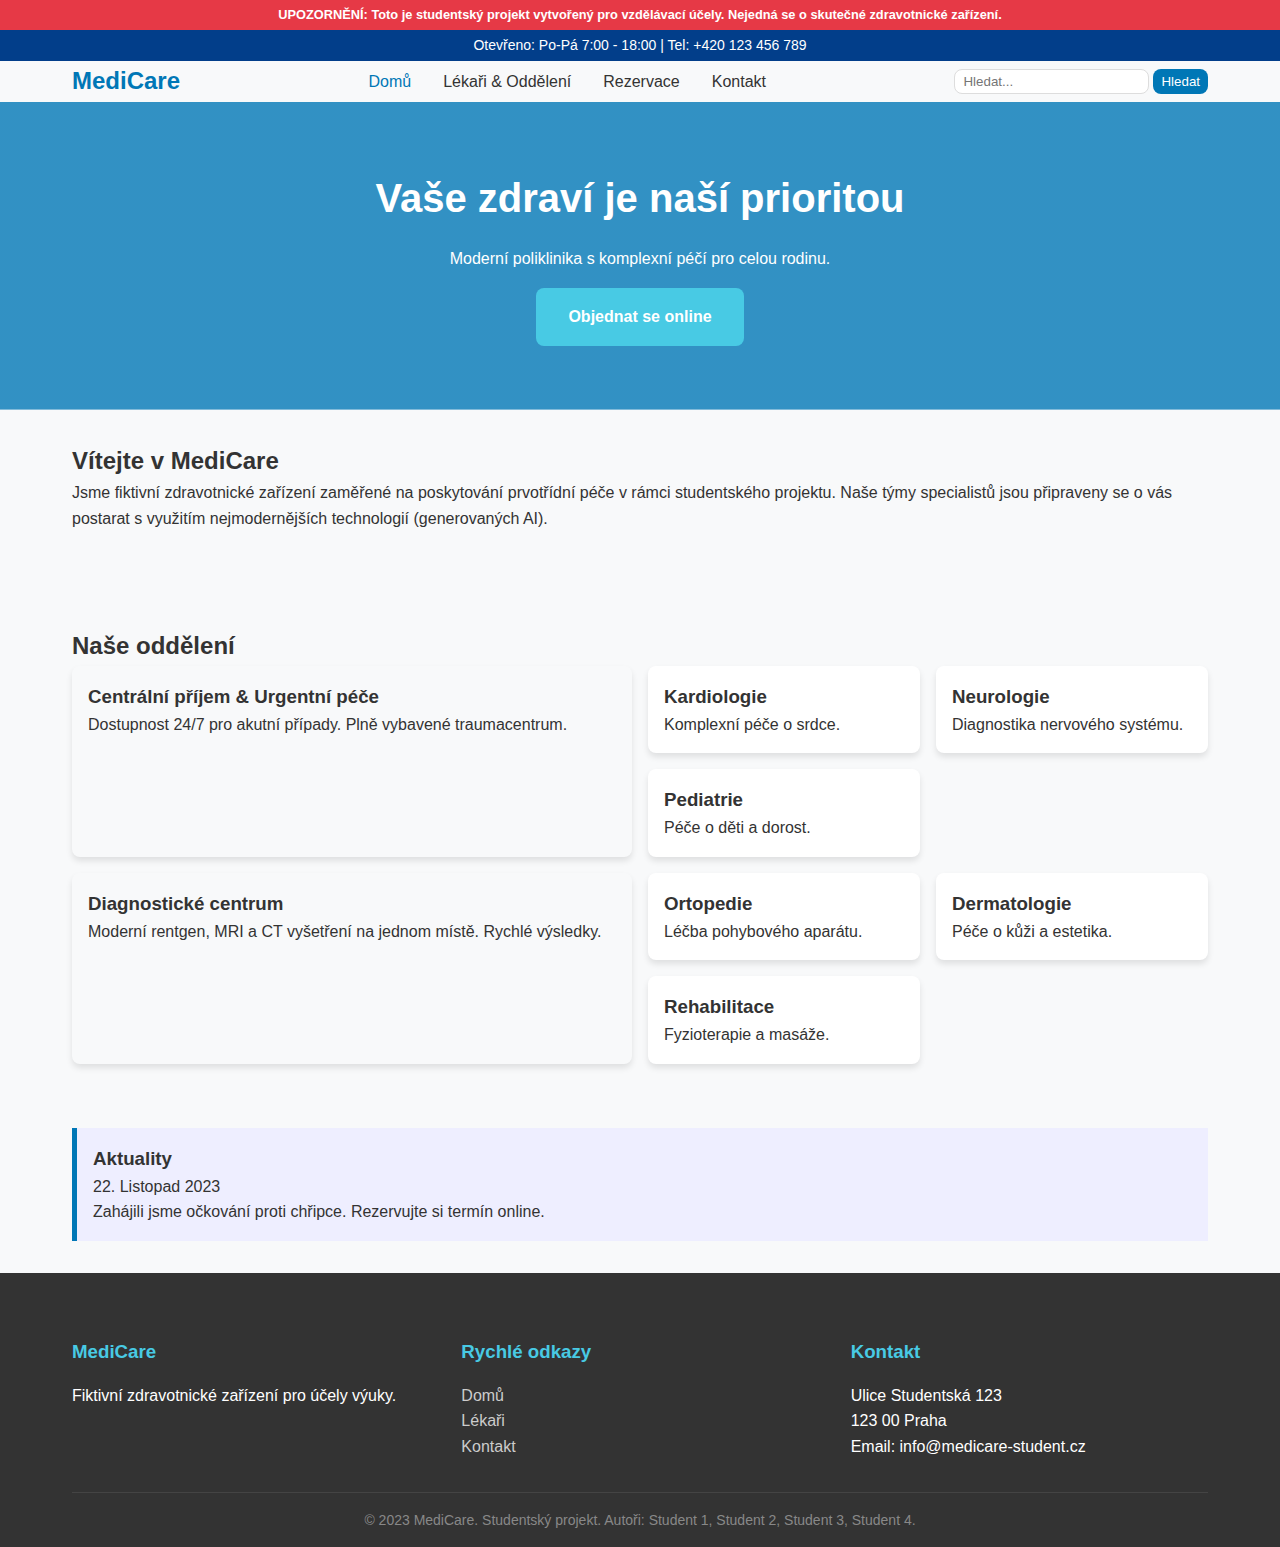
<file: index.html>
<!DOCTYPE html>
<html lang="cs">
<head>
    <meta charset="UTF-8">
    <meta name="viewport" content="width=device-width, initial-scale=1.0">
    <title>MediCare - Studentský Projekt</title>
    <link rel="stylesheet" href="style.css">
    <meta name="description" content="MediCare poliklinika - moderní zdravotní péče. Studentský projekt.">
</head>
<body>

    <!-- Student Project Notice -->
    <div class="student-project-notice">
        UPOZORNĚNÍ: Toto je studentský projekt vytvořený pro vzdělávací účely. Nejedná se o skutečné zdravotnické zařízení.
    </div>

    <header>
        <div class="header-top">
            <div class="container">
                <span>Otevřeno: Po-Pá 7:00 - 18:00 | Tel: +420 123 456 789</span>
            </div>
        </div>
        <div class="container nav-container">
            <a href="index.html" class="logo">MediCare</a>
            <nav class="main-nav">
                <ul>
                    <li><a href="index.html" class="active">Domů</a></li>
                    <li><a href="doctors.html">Lékaři & Oddělení</a></li>
                    <li><a href="reservation.html">Rezervace</a></li>
                    <li><a href="contact.html">Kontakt</a></li>
                </ul>
            </nav>
            <form action="search.html" method="get" class="search-box">
                <input type="text" name="q" placeholder="Hledat..." aria-label="Vyhledávání">
                <button type="submit">Hledat</button>
            </form>
        </div>
    </header>

    <main>
        <article>
            <section class="hero">
                <div class="container">
                    <h1>Vaše zdraví je naší prioritou</h1>
                    <p>Moderní poliklinika s komplexní péčí pro celou rodinu.</p>
                    <a href="reservation.html" class="cta-button">Objednat se online</a>
                </div>
            </section>

            <!-- Introduction -->
            <section class="container" style="margin-top: 2rem; margin-bottom: 2rem;">
                <h2>Vítejte v MediCare</h2>
                <p>Jsme fiktivní zdravotnické zařízení zaměřené na poskytování prvotřídní péče v rámci studentského projektu. Naše týmy specialistů jsou připraveny se o vás postarat s využitím nejmodernějších technologií (generovaných AI).</p>
            </section>

            <!-- Grid Layout Requirement: Services/Departments -->
            <section class="departments-section bg-light">
                <div class="container">
                    <h2>Naše oddělení</h2>
                    <div class="grid-container">
                        <!-- 8 elements minimum, 2 spanning multiple cells -->
                        <div class="grid-item">
                            <h3>Centrální příjem & Urgentní péče</h3>
                            <p>Dostupnost 24/7 pro akutní případy. Plně vybavené traumacentrum.</p>
                        </div>
                        <div class="grid-item">
                            <h3>Kardiologie</h3>
                            <p>Komplexní péče o srdce.</p>
                        </div>
                        <div class="grid-item">
                            <h3>Neurologie</h3>
                            <p>Diagnostika nervového systému.</p>
                        </div>
                        <div class="grid-item">
                            <h3>Pediatrie</h3>
                            <p>Péče o děti a dorost.</p>
                        </div>
                        <div class="grid-item">
                            <h3>Diagnostické centrum</h3>
                            <p>Moderní rentgen, MRI a CT vyšetření na jednom místě. Rychlé výsledky.</p>
                        </div>
                        <div class="grid-item">
                            <h3>Ortopedie</h3>
                            <p>Léčba pohybového aparátu.</p>
                        </div>
                        <div class="grid-item">
                            <h3>Dermatologie</h3>
                            <p>Péče o kůži a estetika.</p>
                        </div>
                        <div class="grid-item">
                            <h3>Rehabilitace</h3>
                            <p>Fyzioterapie a masáže.</p>
                        </div>
                    </div>
                </div>
            </section>

            <aside class="container" style="margin-bottom: 2rem;">
                <div style="background-color: #eef; padding: 1rem; border-left: 5px solid var(--color-primary);">
                    <h3>Aktuality</h3>
                    <time datetime="2023-11-22">22. Listopad 2023</time>
                    <p>Zahájili jsme očkování proti chřipce. Rezervujte si termín online.</p>
                </div>
            </aside>

        </article>
    </main>

    <footer>
        <div class="container">
            <div class="footer-content">
                <div class="footer-column">
                    <h3>MediCare</h3>
                    <p>Fiktivní zdravotnické zařízení pro účely výuky.</p>
                </div>
                <div class="footer-column">
                    <h3>Rychlé odkazy</h3>
                    <ul>
                        <li><a href="index.html" style="color: #ccc;">Domů</a></li>
                        <li><a href="doctors.html" style="color: #ccc;">Lékaři</a></li>
                        <li><a href="contact.html" style="color: #ccc;">Kontakt</a></li>
                    </ul>
                </div>
                <div class="footer-column">
                    <h3>Kontakt</h3>
                    <address style="font-style: normal;">
                        Ulice Studentská 123<br>
                        123 00 Praha<br>
                        Email: info@medicare-student.cz
                    </address>
                </div>
            </div>
            <div class="footer-bottom">
                <p>&copy; 2023 MediCare. Studentský projekt. Autoři: Student 1, Student 2, Student 3, Student 4.</p>
            </div>
        </div>
    </footer>

    <script>
        // Hide search box on scroll (mobile only)
        let lastScrollTop = 0;
        window.addEventListener('scroll', function() {
            if (window.innerWidth <= 767) {
                const scrollTop = window.pageYOffset || document.documentElement.scrollTop;
                if (scrollTop > 100) {
                    document.body.classList.add('scrolled');
                } else {
                    document.body.classList.remove('scrolled');
                }
            }
        });
    </script>

</body>
</html>
</file>
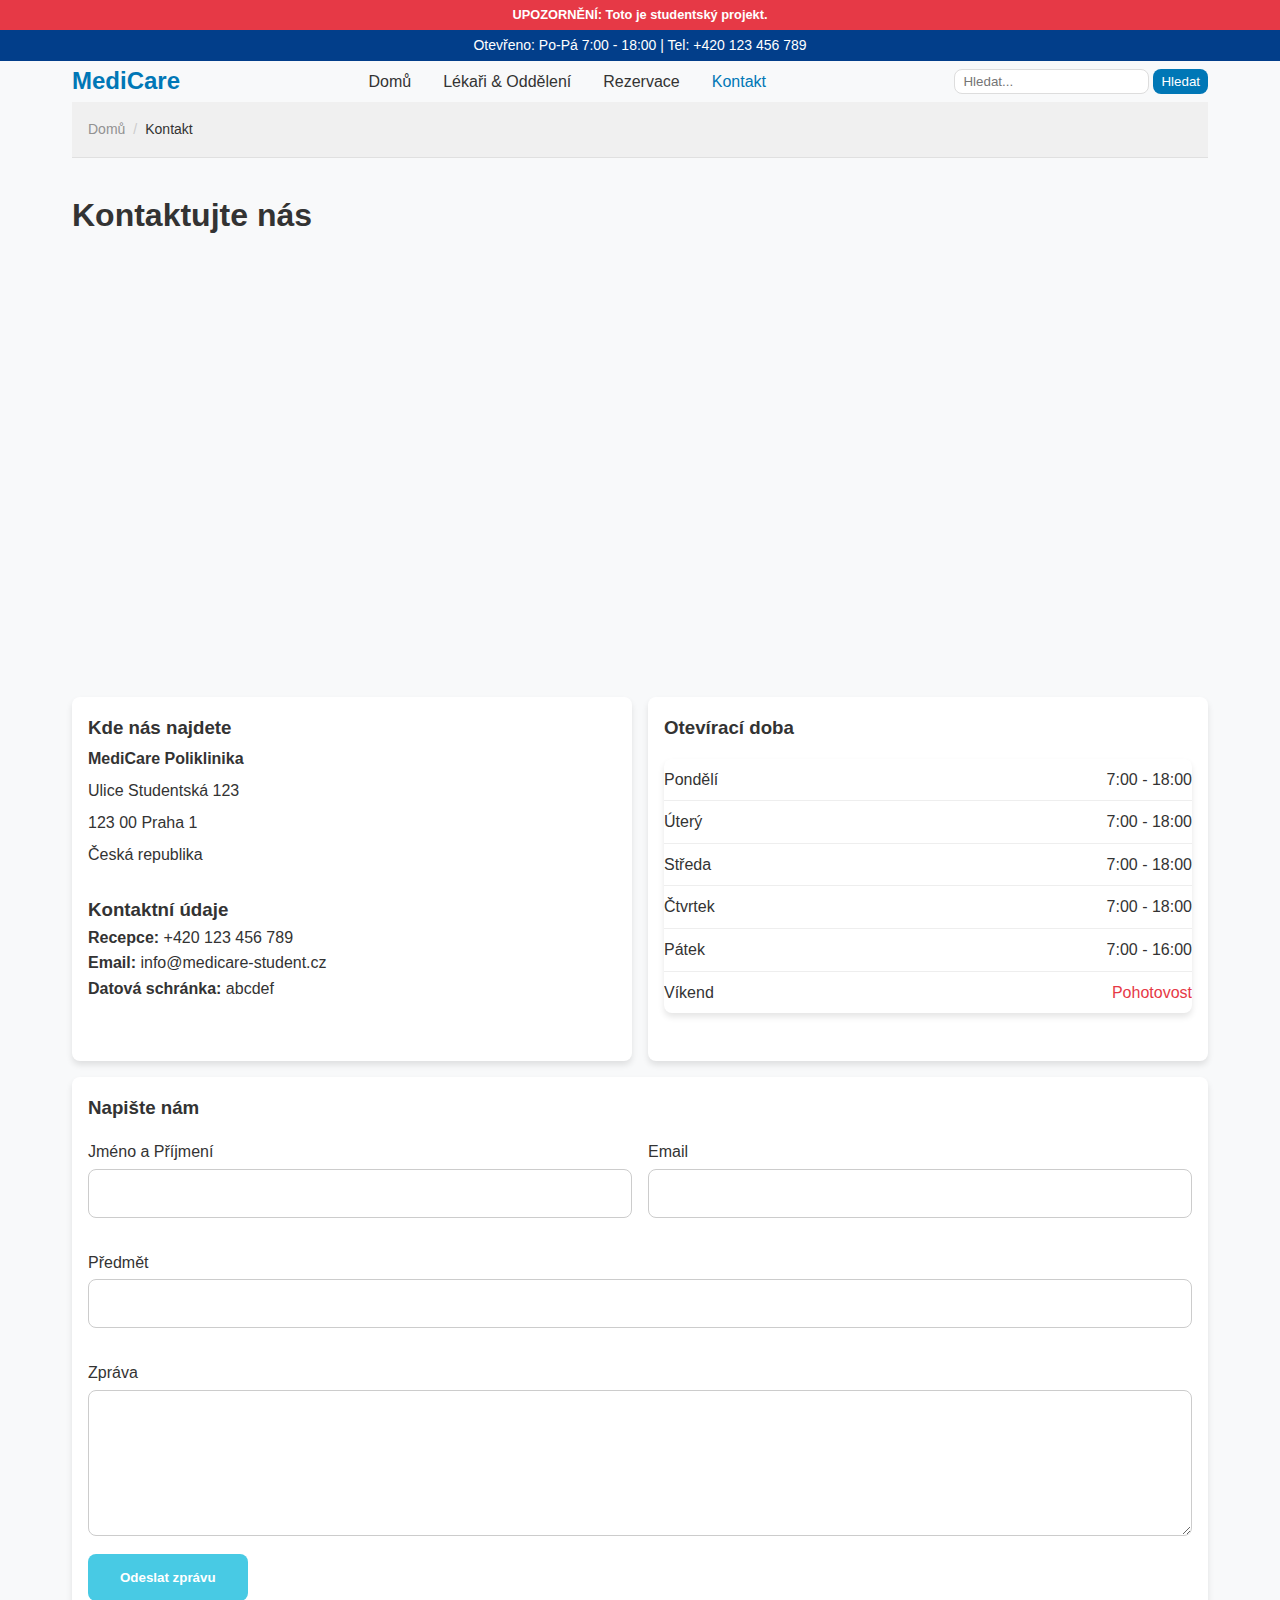
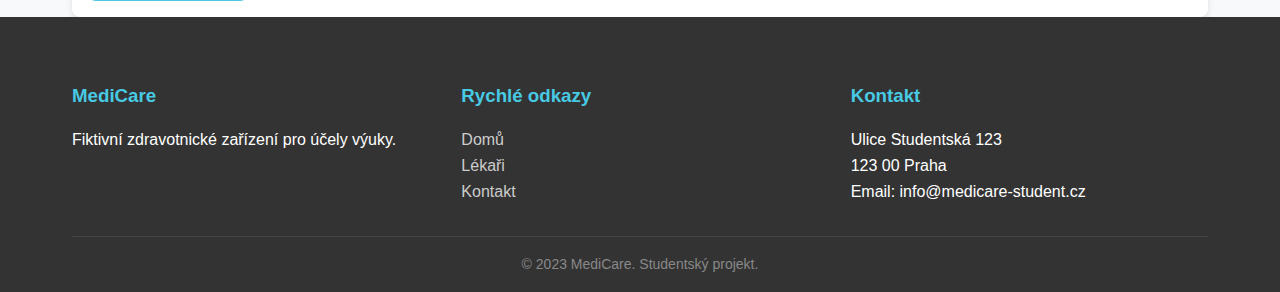
<file: contact.html>
<!DOCTYPE html>
<html lang="cs">
<head>
    <meta charset="UTF-8">
    <meta name="viewport" content="width=device-width, initial-scale=1.0">
    <title>Kontakt - MediCare</title>
    <link rel="stylesheet" href="style.css">
</head>
<body>
    <div class="student-project-notice">
        UPOZORNĚNÍ: Toto je studentský projekt.
    </div>

    <header>
        <div class="header-top">
            <div class="container">
                <span>Otevřeno: Po-Pá 7:00 - 18:00 | Tel: +420 123 456 789</span>
            </div>
        </div>
        <div class="container nav-container">
            <a href="index.html" class="logo">MediCare</a>
            <nav class="main-nav">
                <ul>
                    <li><a href="index.html">Domů</a></li>
                    <li><a href="doctors.html">Lékaři & Oddělení</a></li>
                    <li><a href="reservation.html">Rezervace</a></li>
                    <li><a href="contact.html" class="active">Kontakt</a></li>
                </ul>
            </nav>
            <form action="search.html" method="get" class="search-box">
                <input type="text" name="q" placeholder="Hledat..." aria-label="Vyhledávání">
                <button type="submit">Hledat</button>
            </form>
        </div>
    </header>

    <main class="container">
        <nav aria-label="Drobečková navigace" class="breadcrumbs">
            <ul>
                <li><a href="index.html">Domů</a></li>
                <li>Kontakt</li>
            </ul>
        </nav>

        <h1>Kontaktujte nás</h1>
        
        <div class="grid-container" style="margin-top: 2rem;">
            
            <div style="grid-column: span 4;">
                <iframe src="https://www.google.com/maps/embed?pb=!1m18!1m12!1m3!1d2560.0123456789!2d14.42076!3d50.08804!2m3!1f0!2f0!3f0!3m2!1i1024!2i768!4f13.1!3m3!1m2!1s0x0%3A0x0!2zNTDCsDA1JzE2LjkiTiAxNMKwMjUnMTQuNyJF!5e0!3m2!1scs!2scz!4v1234567890" width="100%" height="400" style="border:0; border-radius: 8px;" allowfullscreen="" loading="lazy" referrerpolicy="no-referrer-when-downgrade" title="Mapa"></iframe>
            </div>

            <div class="grid-item" style="grid-column: span 2;">
                <h3>Kde nás najdete</h3>
                <address style="font-style: normal; line-height: 2;">
                    <strong>MediCare Poliklinika</strong><br>
                    Ulice Studentská 123<br>
                    123 00 Praha 1<br>
                    Česká republika
                </address>
                <h3 style="margin-top: 1.5rem;">Kontaktní údaje</h3>
                <p><strong>Recepce:</strong> +420 123 456 789</p>
                <p><strong>Email:</strong> info@medicare-student.cz</p>
                <p><strong>Datová schránka:</strong> abcdef</p>
            </div>

            <div class="grid-item" style="grid-column: span 2;">
                <h3>Otevírací doba</h3>
                <table style="width: 100%; margin-top: 1rem;">
                    <tr>
                        <td style="padding: 0.5rem 0; border-bottom: 1px solid #eee;">Pondělí</td>
                        <td style="padding: 0.5rem 0; border-bottom: 1px solid #eee; text-align: right;">7:00 - 18:00</td>
                    </tr>
                    <tr>
                        <td style="padding: 0.5rem 0; border-bottom: 1px solid #eee;">Úterý</td>
                        <td style="padding: 0.5rem 0; border-bottom: 1px solid #eee; text-align: right;">7:00 - 18:00</td>
                    </tr>
                    <tr>
                        <td style="padding: 0.5rem 0; border-bottom: 1px solid #eee;">Středa</td>
                        <td style="padding: 0.5rem 0; border-bottom: 1px solid #eee; text-align: right;">7:00 - 18:00</td>
                    </tr>
                    <tr>
                        <td style="padding: 0.5rem 0; border-bottom: 1px solid #eee;">Čtvrtek</td>
                        <td style="padding: 0.5rem 0; border-bottom: 1px solid #eee; text-align: right;">7:00 - 18:00</td>
                    </tr>
                    <tr>
                        <td style="padding: 0.5rem 0; border-bottom: 1px solid #eee;">Pátek</td>
                        <td style="padding: 0.5rem 0; border-bottom: 1px solid #eee; text-align: right;">7:00 - 16:00</td>
                    </tr>
                    <tr>
                        <td style="padding: 0.5rem 0;">Víkend</td>
                        <td style="padding: 0.5rem 0; text-align: right; color: var(--color-danger);">Pohotovost</td>
                    </tr>
                </table>
            </div>

            <div class="grid-item" style="grid-column: span 4;">
                <h3>Napište nám</h3>
                <form action="#" method="post" style="margin-top: 1rem; display: grid; grid-template-columns: 1fr 1fr; gap: 1rem;">
                    <div class="form-group">
                        <label for="name">Jméno a Příjmení</label>
                        <input type="text" id="name" name="name" required>
                    </div>
                    <div class="form-group">
                        <label for="email">Email</label>
                        <input type="email" id="email" name="email" required>
                    </div>
                    <div class="form-group" style="grid-column: span 2;">
                        <label for="subject">Předmět</label>
                        <input type="text" id="subject" name="subject" required>
                    </div>
                    <div class="form-group" style="grid-column: span 2;">
                        <label for="message">Zpráva</label>
                        <textarea id="message" name="message" rows="5" required></textarea>
                    </div>
                    <div style="grid-column: span 2;">
                        <button type="submit" class="cta-button" style="border: none; cursor: pointer;">Odeslat zprávu</button>
                    </div>
                </form>
            </div>

        </div>
    </main>

    <footer>
        <div class="container">
            <div class="footer-content">
                <div class="footer-column">
                    <h3>MediCare</h3>
                    <p>Fiktivní zdravotnické zařízení pro účely výuky.</p>
                </div>
                <div class="footer-column">
                    <h3>Rychlé odkazy</h3>
                    <ul>
                        <li><a href="index.html" style="color: #ccc;">Domů</a></li>
                        <li><a href="doctors.html" style="color: #ccc;">Lékaři</a></li>
                        <li><a href="contact.html" style="color: #ccc;">Kontakt</a></li>
                    </ul>
                </div>
                <div class="footer-column">
                    <h3>Kontakt</h3>
                    <address style="font-style: normal;">
                        Ulice Studentská 123<br>
                        123 00 Praha<br>
                        Email: info@medicare-student.cz
                    </address>
                </div>
            </div>
            <div class="footer-bottom">
                <p>&copy; 2023 MediCare. Studentský projekt.</p>
            </div>
        </div>
    </footer>
</body>
</html>
</file>
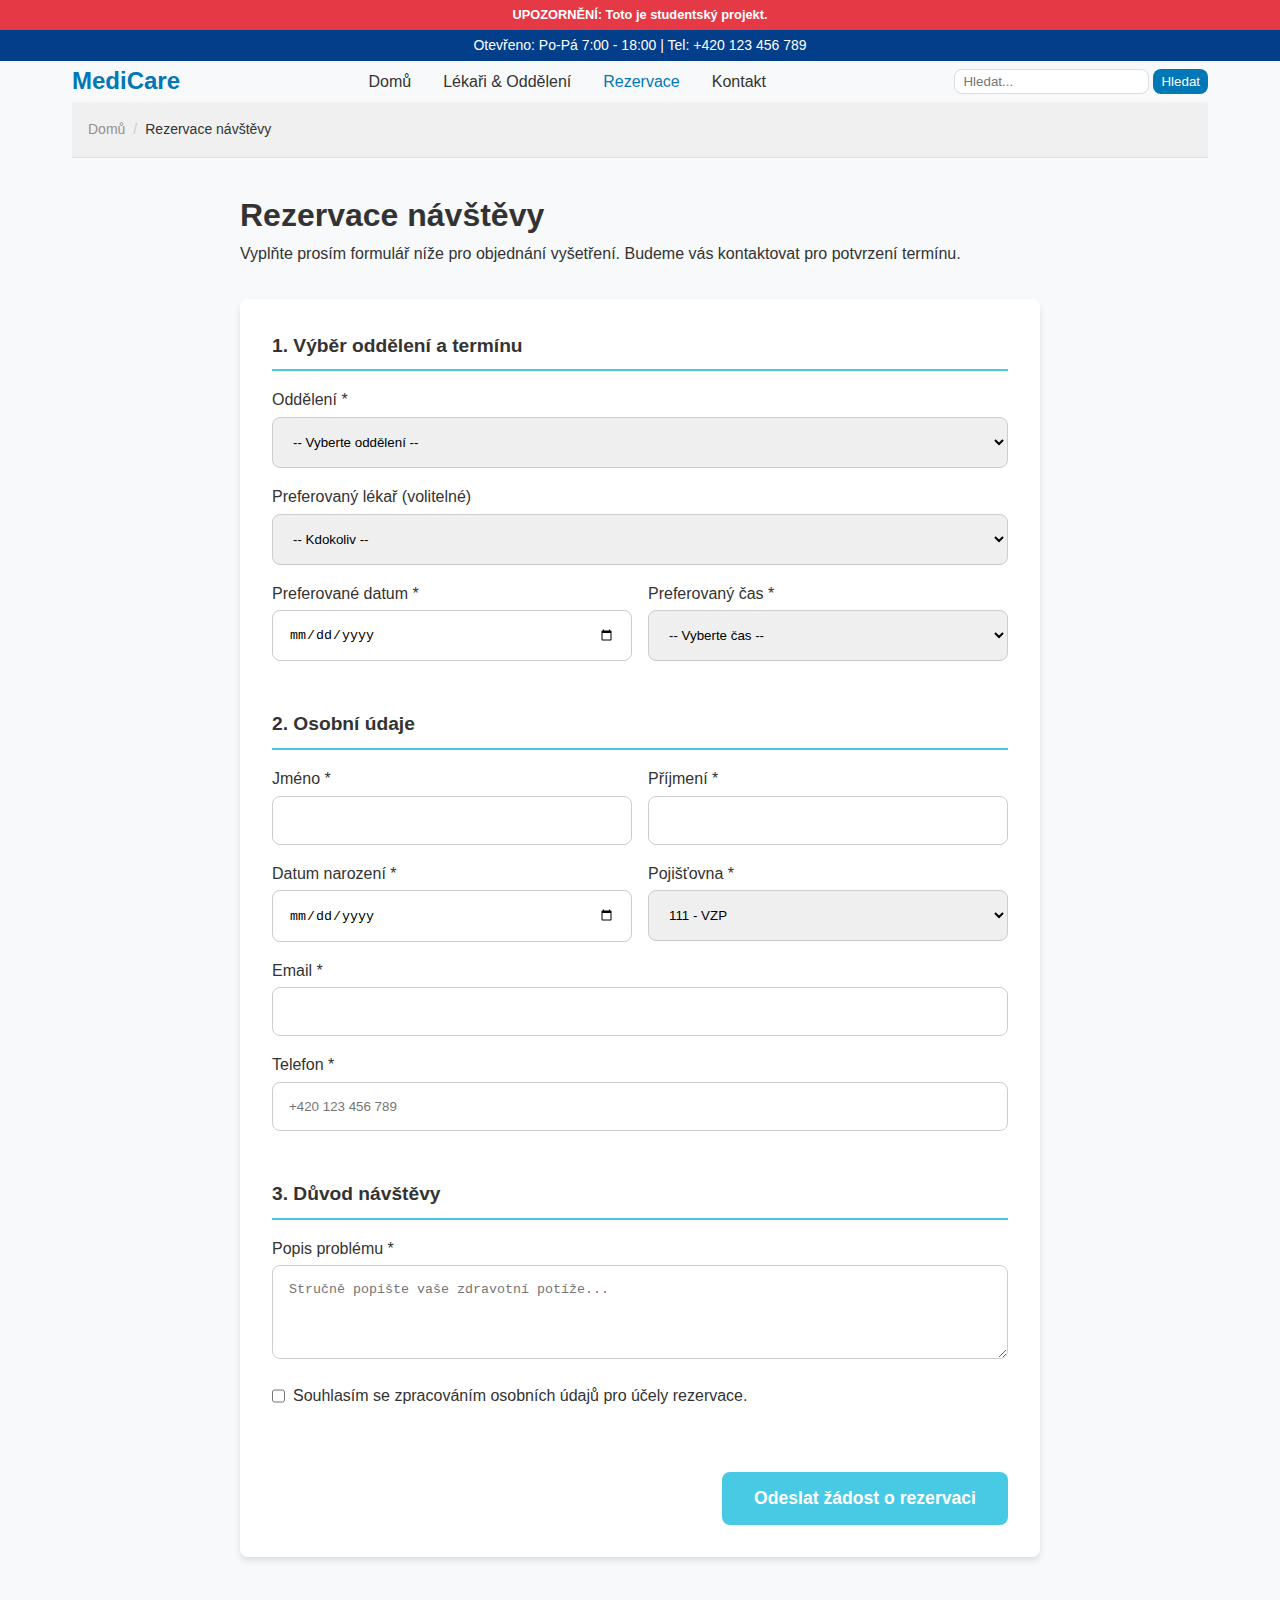
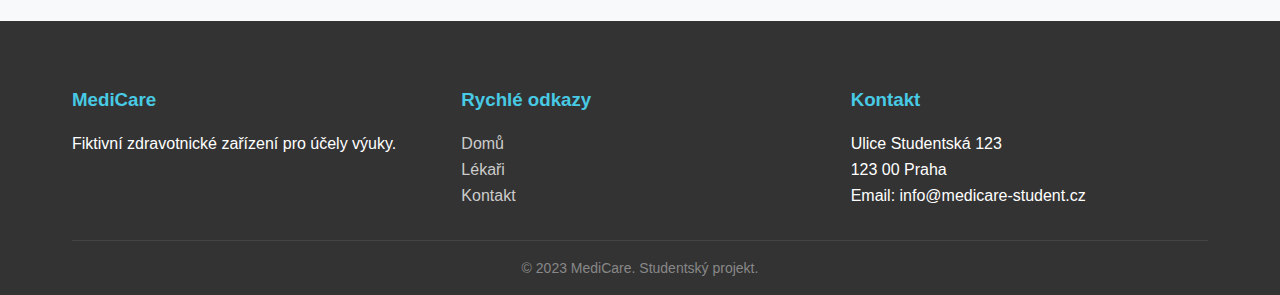
<file: reservation.html>
<!DOCTYPE html>
<html lang="cs">
<head>
    <meta charset="UTF-8">
    <meta name="viewport" content="width=device-width, initial-scale=1.0">
    <title>Rezervace návštěvy - MediCare</title>
    <link rel="stylesheet" href="style.css">
</head>
<body>
    <div class="student-project-notice">
        UPOZORNĚNÍ: Toto je studentský projekt.
    </div>

    <header>
        <div class="header-top">
            <div class="container">
                <span>Otevřeno: Po-Pá 7:00 - 18:00 | Tel: +420 123 456 789</span>
            </div>
        </div>
        <div class="container nav-container">
            <a href="index.html" class="logo">MediCare</a>
            <nav class="main-nav">
                <ul>
                    <li><a href="index.html">Domů</a></li>
                    <li><a href="doctors.html">Lékaři & Oddělení</a></li>
                    <li><a href="reservation.html" class="active">Rezervace</a></li>
                    <li><a href="contact.html">Kontakt</a></li>
                </ul>
            </nav>
            <form action="search.html" method="get" class="search-box">
                <input type="text" name="q" placeholder="Hledat..." aria-label="Vyhledávání">
                <button type="submit">Hledat</button>
            </form>
        </div>
    </header>

    <main class="container">
        <nav aria-label="Drobečková navigace" class="breadcrumbs">
            <ul>
                <li><a href="index.html">Domů</a></li>
                <li>Rezervace návštěvy</li>
            </ul>
        </nav>

        <section style="max-width: 800px; margin: 0 auto;">
            <h1>Rezervace návštěvy</h1>
            <p style="margin-bottom: 2rem;">Vyplňte prosím formulář níže pro objednání vyšetření. Budeme vás kontaktovat pro potvrzení termínu.</p>

            <form action="#" method="post" style="background: white; padding: 2rem; border-radius: 8px; box-shadow: var(--box-shadow); margin-bottom: 4rem;">
                
                <fieldset style="border: none; margin-bottom: 2rem;">
                    <legend style="font-size: 1.2rem; font-weight: bold; margin-bottom: 1rem; border-bottom: 2px solid var(--color-secondary); width: 100%; padding-bottom: 0.5rem;">1. Výběr oddělení a termínu</legend>
                    
                    <div class="form-group">
                        <label for="department">Oddělení *</label>
                        <select id="department" name="department" required>
                            <option value="">-- Vyberte oddělení --</option>
                            <option value="kardiologie">Kardiologie</option>
                            <option value="neurologie">Neurologie</option>
                            <option value="ortopedie">Ortopedie</option>
                            <option value="pediatrie">Pediatrie</option>
                            <option value="rehabilitace">Rehabilitace</option>
                        </select>
                    </div>

                    <div class="form-group">
                        <label for="doctor">Preferovaný lékař (volitelné)</label>
                        <select id="doctor" name="doctor">
                            <option value="">-- Kdokoliv --</option>
                            <option value="novak">MUDr. Jan Novák</option>
                            <option value="svobodova">MUDr. Eva Svobodová</option>
                            <option value="dvorak">MUDr. Petr Dvořák</option>
                        </select>
                    </div>

                    <div class="form-group form-grid-2">
                        <div>
                            <label for="date">Preferované datum *</label>
                            <input type="date" id="date" name="date" required>
                        </div>
                        <div>
                            <label for="time">Preferovaný čas *</label>
                            <select id="time" name="time" required>
                                <option value="">-- Vyberte čas --</option>
                                <option value="morning">Dopoledne (8:00 - 12:00)</option>
                                <option value="afternoon">Odpoledne (12:00 - 16:00)</option>
                                <option value="evening">Podvečer (16:00 - 18:00)</option>
                            </select>
                        </div>
                    </div>
                </fieldset>

                <fieldset style="border: none; margin-bottom: 2rem;">
                    <legend style="font-size: 1.2rem; font-weight: bold; margin-bottom: 1rem; border-bottom: 2px solid var(--color-secondary); width: 100%; padding-bottom: 0.5rem;">2. Osobní údaje</legend>
                    
                    <div class="form-group form-grid-2">
                        <div>
                            <label for="firstname">Jméno *</label>
                            <input type="text" id="firstname" name="firstname" required>
                        </div>
                        <div>
                            <label for="lastname">Příjmení *</label>
                            <input type="text" id="lastname" name="lastname" required>
                        </div>
                    </div>

                    <div class="form-group form-grid-2">
                        <div>
                            <label for="birthdate">Datum narození *</label>
                            <input type="date" id="birthdate" name="birthdate" required>
                        </div>
                        <div>
                            <label for="insurance">Pojišťovna *</label>
                            <select id="insurance" name="insurance" required>
                                <option value="111">111 - VZP</option>
                                <option value="201">201 - VoZP</option>
                                <option value="205">205 - ČPZP</option>
                                <option value="207">207 - OZP</option>
                                <option value="211">211 - ZPMV</option>
                            </select>
                        </div>
                    </div>

                    <div class="form-group">
                        <label for="email">Email *</label>
                        <input type="email" id="email" name="email" required>
                    </div>

                    <div class="form-group">
                        <label for="phone">Telefon *</label>
                        <input type="tel" id="phone" name="phone" placeholder="+420 123 456 789" required>
                    </div>
                </fieldset>

                <fieldset style="border: none;">
                    <legend style="font-size: 1.2rem; font-weight: bold; margin-bottom: 1rem; border-bottom: 2px solid var(--color-secondary); width: 100%; padding-bottom: 0.5rem;">3. Důvod návštěvy</legend>
                    
                    <div class="form-group">
                        <label for="reason">Popis problému *</label>
                        <textarea id="reason" name="reason" rows="4" placeholder="Stručně popište vaše zdravotní potíže..." required></textarea>
                    </div>

                    <div class="form-group">
                        <label style="display: flex; align-items: center; gap: 0.5rem; font-weight: normal;">
                            <input type="checkbox" name="consent" required style="width: auto;">
                            Souhlasím se zpracováním osobních údajů pro účely rezervace.
                        </label>
                    </div>
                </fieldset>

                <div style="margin-top: 2rem; text-align: right;">
                    <button type="submit" class="cta-button" style="border: none; cursor: pointer; font-size: 1.1rem;">Odeslat žádost o rezervaci</button>
                </div>

            </form>
        </section>
    </main>

    <footer>
        <div class="container">
            <div class="footer-content">
                <div class="footer-column">
                    <h3>MediCare</h3>
                    <p>Fiktivní zdravotnické zařízení pro účely výuky.</p>
                </div>
                <div class="footer-column">
                    <h3>Rychlé odkazy</h3>
                    <ul>
                        <li><a href="index.html" style="color: #ccc;">Domů</a></li>
                        <li><a href="doctors.html" style="color: #ccc;">Lékaři</a></li>
                        <li><a href="contact.html" style="color: #ccc;">Kontakt</a></li>
                    </ul>
                </div>
                <div class="footer-column">
                    <h3>Kontakt</h3>
                    <address style="font-style: normal;">
                        Ulice Studentská 123<br>
                        123 00 Praha<br>
                        Email: info@medicare-student.cz
                    </address>
                </div>
            </div>
            <div class="footer-bottom">
                <p>&copy; 2023 MediCare. Studentský projekt.</p>
            </div>
        </div>
    </footer>

    <script>
        // Hide search box on scroll (mobile only)
        let lastScrollTop = 0;
        window.addEventListener('scroll', function() {
            if (window.innerWidth <= 767) {
                const scrollTop = window.pageYOffset || document.documentElement.scrollTop;
                if (scrollTop > 100) {
                    document.body.classList.add('scrolled');
                } else {
                    document.body.classList.remove('scrolled');
                }
            }
        });
    </script>
</body>
</html>
</file>
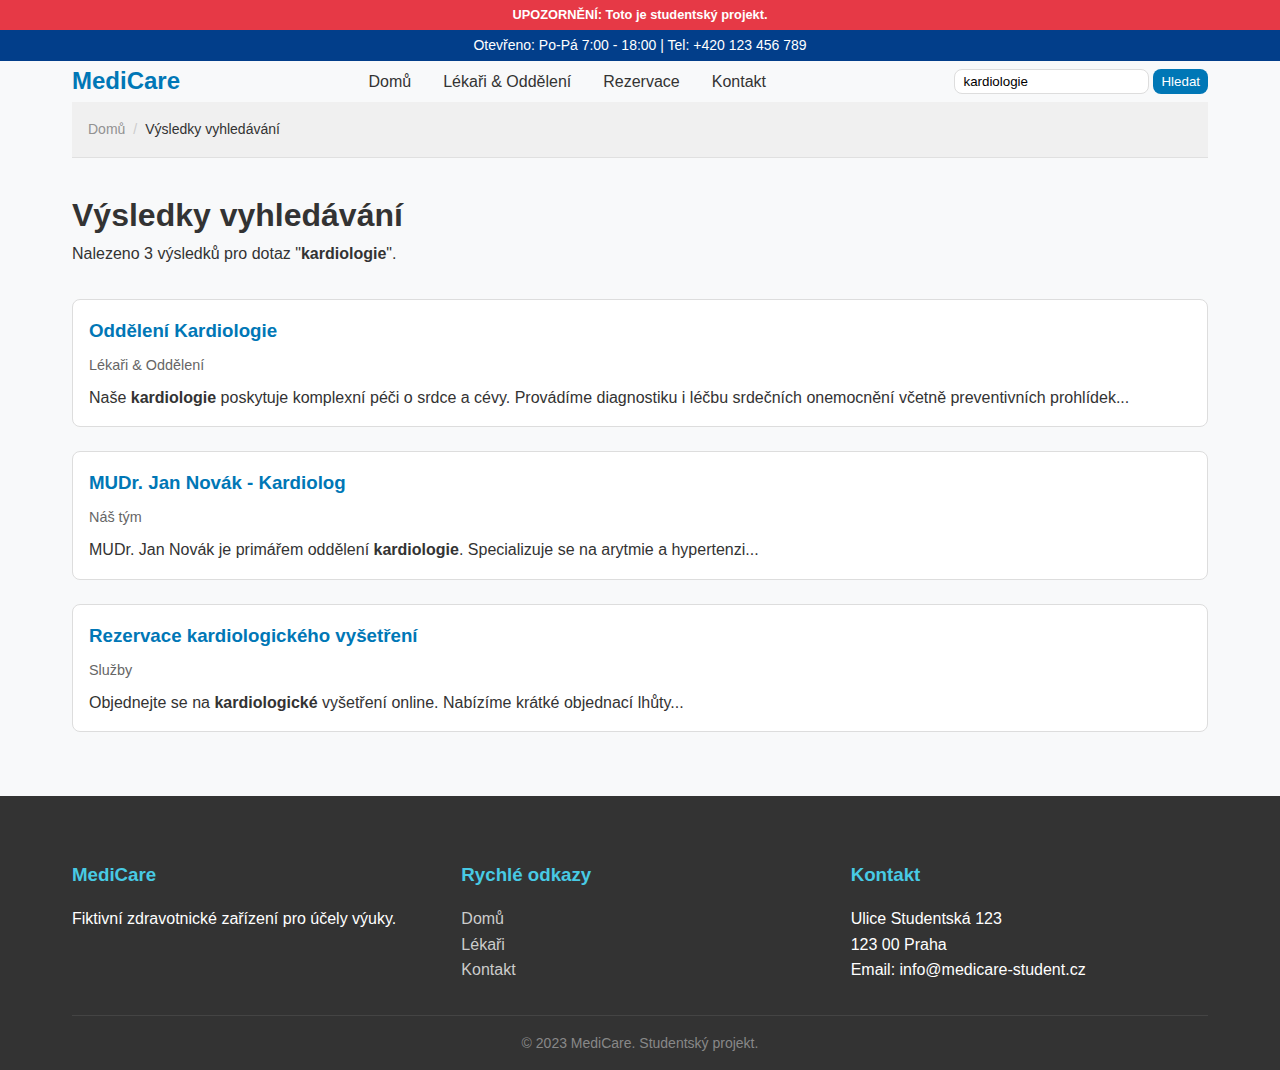
<file: search.html>
<!DOCTYPE html>
<html lang="cs">
<head>
    <meta charset="UTF-8">
    <meta name="viewport" content="width=device-width, initial-scale=1.0">
    <title>Výsledky vyhledávání - MediCare</title>
    <link rel="stylesheet" href="style.css">
</head>
<body>
    <div class="student-project-notice">
        UPOZORNĚNÍ: Toto je studentský projekt.
    </div>

    <header>
        <div class="header-top">
            <div class="container">
                <span>Otevřeno: Po-Pá 7:00 - 18:00 | Tel: +420 123 456 789</span>
            </div>
        </div>
        <div class="container nav-container">
            <a href="index.html" class="logo">MediCare</a>
            <nav class="main-nav">
                <ul>
                    <li><a href="index.html">Domů</a></li>
                    <li><a href="doctors.html">Lékaři & Oddělení</a></li>
                    <li><a href="reservation.html">Rezervace</a></li>
                    <li><a href="contact.html">Kontakt</a></li>
                </ul>
            </nav>
            <form action="search.html" method="get" class="search-box">
                <input type="text" name="q" placeholder="kardiologie" value="kardiologie" aria-label="Vyhledávání">
                <button type="submit">Hledat</button>
            </form>
        </div>
    </header>

    <main class="container">
        <nav aria-label="Drobečková navigace" class="breadcrumbs">
            <ul>
                <li><a href="index.html">Domů</a></li>
                <li>Výsledky vyhledávání</li>
            </ul>
        </nav>

        <h1>Výsledky vyhledávání</h1>
        <p style="margin-bottom: 2rem;">Nalezeno 3 výsledků pro dotaz "<strong>kardiologie</strong>".</p>
        
        <div class="search-results">
            
            <!-- Result 1 -->
            <article class="search-result-item">
                <h3 style="margin-bottom: 0.5rem;"><a href="doctors.html">Oddělení Kardiologie</a></h3>
                <p style="color: #666; font-size: 0.9rem; margin-bottom: 0.5rem;">Lékaři & Oddělení</p>
                <p>Naše <strong>kardiologie</strong> poskytuje komplexní péči o srdce a cévy. Provádíme diagnostiku i léčbu srdečních onemocnění včetně preventivních prohlídek...</p>
            </article>

            <!-- Result 2 -->
            <article class="search-result-item">
                <h3 style="margin-bottom: 0.5rem;"><a href="detail.html">MUDr. Jan Novák - Kardiolog</a></h3>
                <p style="color: #666; font-size: 0.9rem; margin-bottom: 0.5rem;">Náš tým</p>
                <p>MUDr. Jan Novák je primářem oddělení <strong>kardiologie</strong>. Specializuje se na arytmie a hypertenzi...</p>
            </article>

            <!-- Result 3 -->
            <article class="search-result-item">
                <h3 style="margin-bottom: 0.5rem;"><a href="reservation.html">Rezervace kardiologického vyšetření</a></h3>
                <p style="color: #666; font-size: 0.9rem; margin-bottom: 0.5rem;">Služby</p>
                <p>Objednejte se na <strong>kardiologické</strong> vyšetření online. Nabízíme krátké objednací lhůty...</p>
            </article>

        </div>
    </main>

    <footer>
        <div class="container">
            <div class="footer-content">
                <div class="footer-column">
                    <h3>MediCare</h3>
                    <p>Fiktivní zdravotnické zařízení pro účely výuky.</p>
                </div>
                <div class="footer-column">
                    <h3>Rychlé odkazy</h3>
                    <ul>
                        <li><a href="index.html" style="color: #ccc;">Domů</a></li>
                        <li><a href="doctors.html" style="color: #ccc;">Lékaři</a></li>
                        <li><a href="contact.html" style="color: #ccc;">Kontakt</a></li>
                    </ul>
                </div>
                <div class="footer-column">
                    <h3>Kontakt</h3>
                    <address style="font-style: normal;">
                        Ulice Studentská 123<br>
                        123 00 Praha<br>
                        Email: info@medicare-student.cz
                    </address>
                </div>
            </div>
            <div class="footer-bottom">
                <p>&copy; 2023 MediCare. Studentský projekt.</p>
            </div>
        </div>
    </footer>
</body>
</html>
</file>
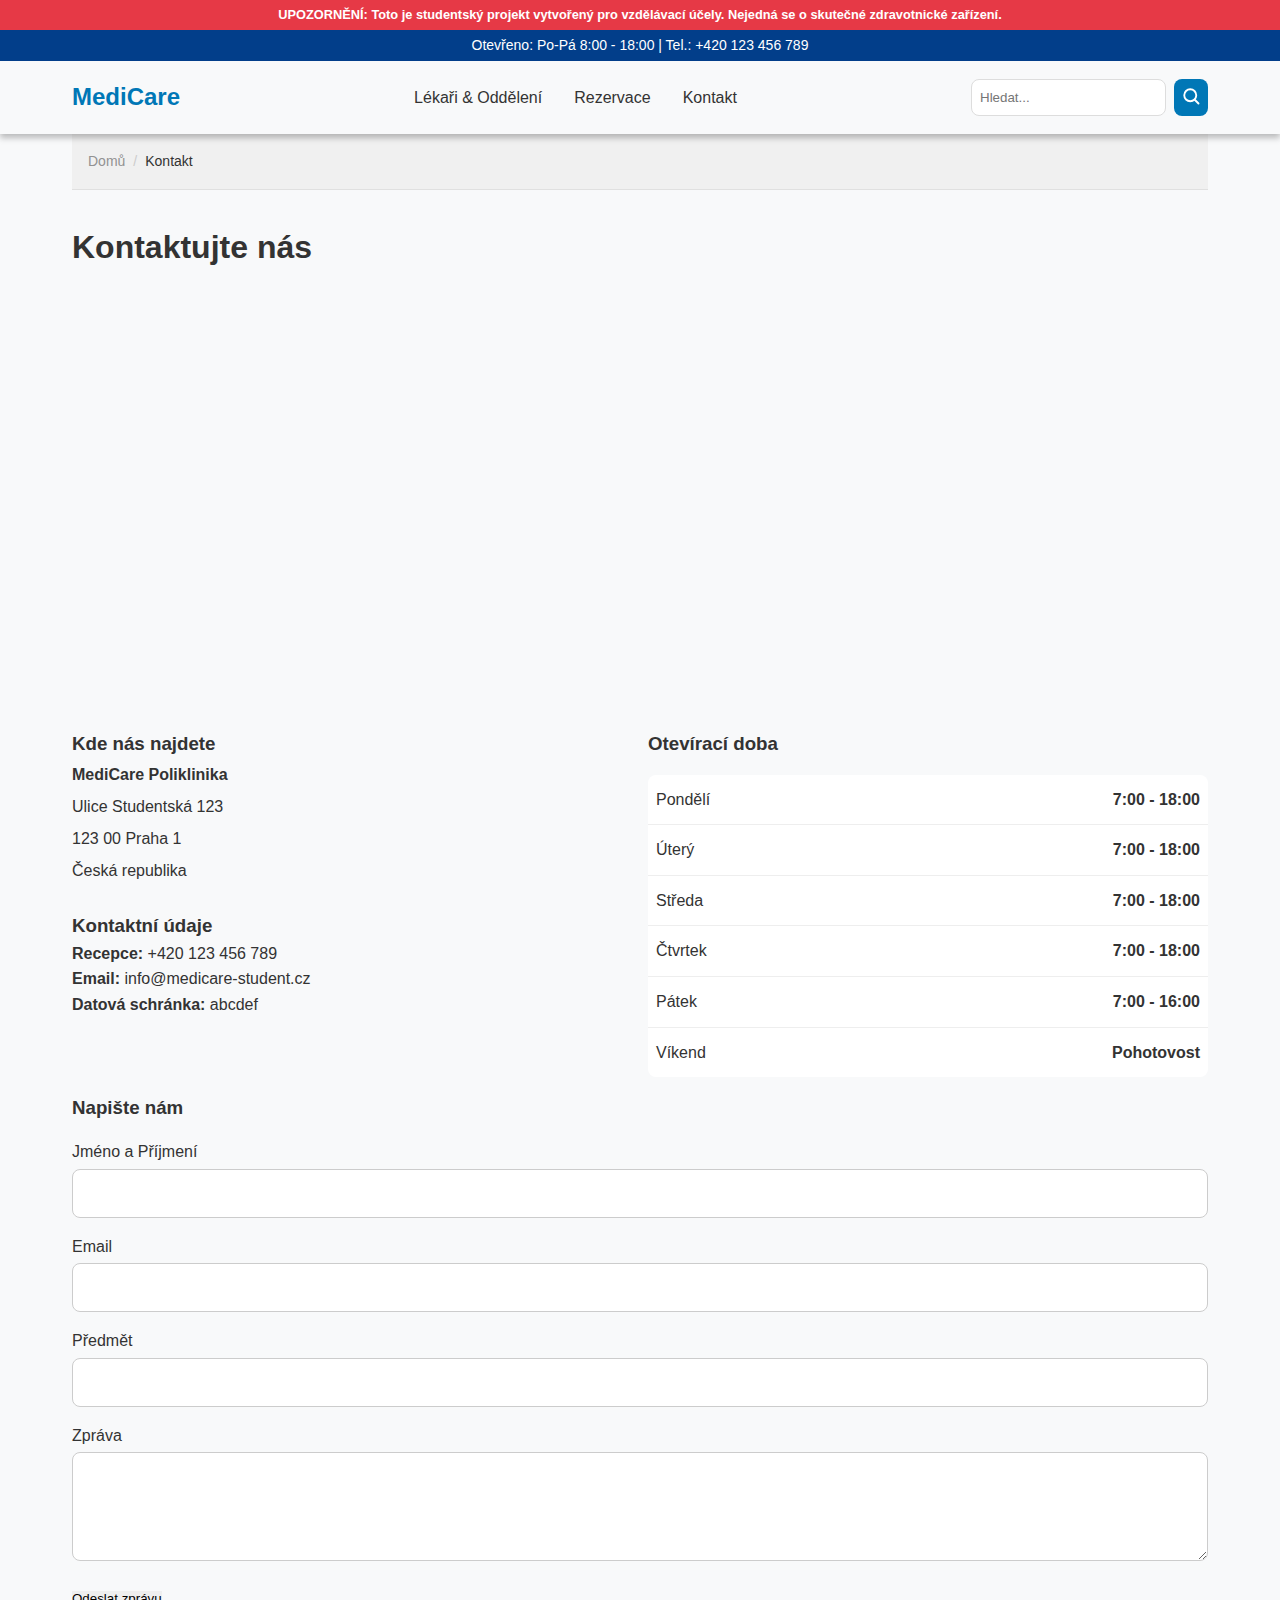
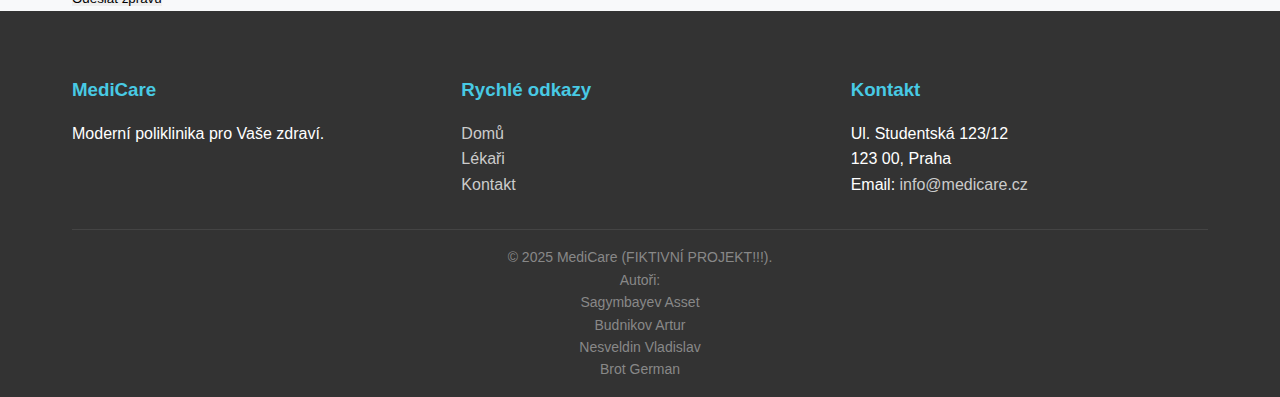
<file: Web/contact.html>
<!DOCTYPE html>
<html lang="cs">
<head>
    <meta charset="UTF-8">
    <!-- Responsive layout didn't work without this, despite us using media queries in CSS.
         Thanks to Google Gemini for helping us to figure this thing out... -->
    <meta name="viewport" content="width=device-width, initial-scale=1.0">
    <title>MediCare - kontakt</title>
    <link rel="stylesheet" href="style.css">
    <!-- Metadata aren't required, but this one is quite basic. -->
    <meta name="description" content="Poliklinika MediCare - kontakt.">
</head>

<body>
    <div id="student-project-notice">
        UPOZORNĚNÍ: Toto je studentský projekt vytvořený pro vzdělávací účely.
        Nejedná se o skutečné zdravotnické zařízení.
    </div>

    <header>
        <div id="header-top">
            <!-- This may seem out of context, but some facilities
                 provide their opening hours and contact near to the top of the page.
                 It may be useful to the user. -->
            <span>Otevřeno: Po-Pá 8:00 - 18:00 | Tel.: +420 123 456 789</span>
        </div>

        <div class="container">
            <div id="nav-container">
                <a id="nav-logo" href="index.html">MediCare</a>
                <nav id="nav-main">
                    <ul>
                        <li><a href="doctors.html">Lékaři & Oddělení</a></li>
                        <li><a href="reservation.html">Rezervace</a></li>
                        <li><a href="contact.html">Kontakt</a></li>
                    </ul>
                </nav>
                <form id="search-box" method="get" action="search.html">
                    <input type="text" placeholder="Hledat...">
                    <button type="submit">
                        <!-- Everything is in pixels. -->
                        <svg width="18" height="18" viewBox="0 0 24 24">
                            <circle cx="11" cy="11" r="8"></circle>
                            <line x1="22" y1="22" x2="17" y2="17"></line>
                        </svg>
                    </button>
                </form>
            </div>
        </div>
    </header>

    <main class="container">
        <nav class="breadcrumbs">
            <ul>
                <li><a href="index.html">Domů</a></li>
                <li>Kontakt</li>
            </ul>
        </nav>

        <h1>Kontaktujte nás</h1>

        <div id="departments-container" style="margin-top: 2rem;">
            <div class="contact-map">
                <iframe src="https://www.google.com/maps/embed?pb=!1m18!1m12!1m3!1d2560.0123456789!2d14.42076!3d50.08804!2m3!1f0!2f0!3f0!3m2!1i1024!2i768!4f13.1!3m3!1m2!1s0x0%3A0x0!2zNTDCsDA1JzE2LjkiTiAxNMKwMjUnMTQuNyJF!5e0!3m2!1scs!2scz!4v1234567890" width="100%" height="400" style="border:0; border-radius: 8px;" allowfullscreen="" loading="lazy" referrerpolicy="no-referrer-when-downgrade" title="Mapa"></iframe>
            </div>

            <div class="grid-item contact-info">
                <h3>Kde nás najdete</h3>
                <address style="font-style: normal; line-height: 2;">
                    <strong>MediCare Poliklinika</strong><br>
                    Ulice Studentská 123<br>
                    123 00 Praha 1<br>
                    Česká republika
                </address>
                <h3 style="margin-top: 1.5rem;">Kontaktní údaje</h3>
                <p><strong>Recepce:</strong> +420 123 456 789</p>
                <p><strong>Email:</strong> info@medicare-student.cz</p>
                <p><strong>Datová schránka:</strong> abcdef</p>
            </div>

            <div class="grid-item opening-hours-card">
                <h3>Otevírací doba</h3>
                <table class="opening-hours-table" style="width: 100%; margin-top: 1rem;">
                    <tr>
                        <td style="padding: 0.75rem 0; border-bottom: 1px solid #eee;">Pondělí</td>
                        <td style="padding: 0.75rem 0; border-bottom: 1px solid #eee; text-align: right; font-weight: bold;">7:00 - 18:00</td>
                    </tr>
                    <tr>
                        <td style="padding: 0.75rem 0; border-bottom: 1px solid #eee;">Úterý</td>
                        <td style="padding: 0.75rem 0; border-bottom: 1px solid #eee; text-align: right; font-weight: bold;">7:00 - 18:00</td>
                    </tr>
                    <tr>
                        <td style="padding: 0.75rem 0; border-bottom: 1px solid #eee;">Středa</td>
                        <td style="padding: 0.75rem 0; border-bottom: 1px solid #eee; text-align: right; font-weight: bold;">7:00 - 18:00</td>
                    </tr>
                    <tr>
                        <td style="padding: 0.75rem 0; border-bottom: 1px solid #eee;">Čtvrtek</td>
                        <td style="padding: 0.75rem 0; border-bottom: 1px solid #eee; text-align: right; font-weight: bold;">7:00 - 18:00</td>
                    </tr>
                    <tr>
                        <td style="padding: 0.75rem 0; border-bottom: 1px solid #eee;">Pátek</td>
                        <td style="padding: 0.75rem 0; border-bottom: 1px solid #eee; text-align: right; font-weight: bold;">7:00 - 16:00</td>
                    </tr>
                    <tr>
                        <td style="padding: 0.75rem 0;">Víkend</td>
                        <td style="padding: 0.75rem 0; text-align: right; color: var(--color-danger); font-weight: bold;">Pohotovost</td>
                    </tr>
                </table>
            </div>

            <div class="grid-item contact-form">
                <h3>Napište nám</h3>
                <form action="#" method="post" style="margin-top: 1rem;" class="form-grid-2">
                    <div class="form-group">
                        <label for="name">Jméno a Příjmení</label>
                        <input type="text" id="name" name="name" required>
                    </div>
                    <div class="form-group">
                        <label for="email">Email</label>
                        <input type="email" id="email" name="email" required>
                    </div>
                    <div class="form-group" style="grid-column: 1 / -1;">
                        <label for="subject">Předmět</label>
                        <input type="text" id="subject" name="subject" required>
                    </div>
                    <div class="form-group" style="grid-column: 1 / -1;">
                        <label for="message">Zpráva</label>
                        <!-- It's possible to use "input" tag instead,
                             however from the semantics point of view,
                             we consider "textarea" to be more appropriate. -->
                        <textarea id="message" name="message" rows="5" required></textarea>
                    </div>
                    <div style="grid-column: 1 / -1;">
                        <button type="submit" class="cta-button" style="border: none; cursor: pointer;">Odeslat zprávu</button>
                    </div>
                </form>
            </div>

        </div>
    </main>

    <footer>
        <div class="container">
            <div id="footer-content">
                <div class="footer-column">
                    <h3>MediCare</h3>
                    <p>Moderní poliklinika pro Vaše zdraví.</p>
                </div>
                <div class="footer-column">
                    <h3>Rychlé odkazy</h3>
                    <ul>
                        <li><a href="index.html">Domů</a></li>
                        <li><a href="doctors.html">Lékaři</a></li>
                        <li><a href="contact.html">Kontakt</a></li>
                    </ul>
                </div>
                <div class="footer-column">
                    <h3>Kontakt</h3>
                    <address>
                        Ul. Studentská 123/12
                        <br>
                        123 00, Praha
                        <br>
                        Email: <a href="mailto:info@medicare.cz">info@medicare.cz</a>
                    </address>
                </div>
            </div>
            <div class="footer-bottom">
                <p>
                    &copy; 2025 MediCare (FIKTIVNÍ PROJEKT!!!).
                    <br>
                    Autoři:
                    <ul>
                        <li>Sagymbayev Asset</li>
                        <li>Budnikov Artur</li>
                        <li>Nesveldin Vladislav</li>
                        <li>Brot German</li>
                    </ul>
                </p>
            </div>
        </div>
    </footer>
</body>
</html>
</file>
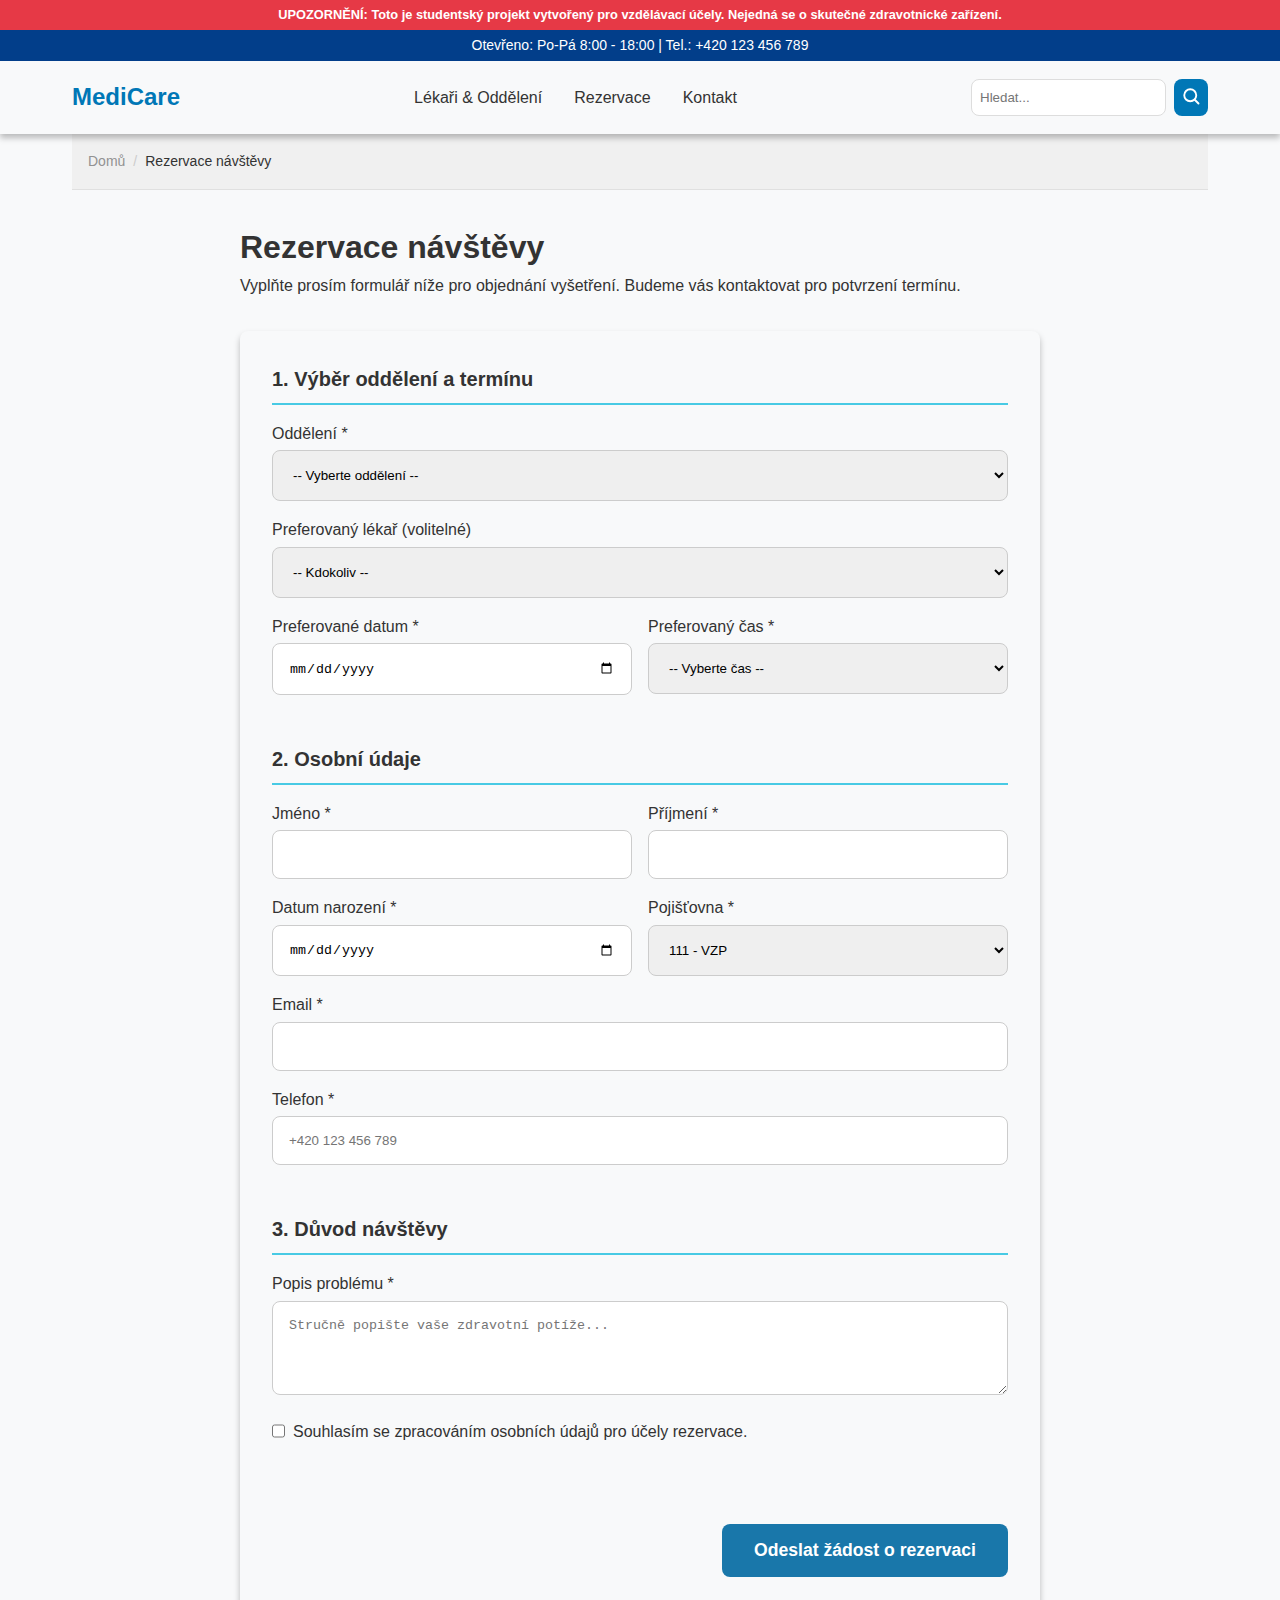
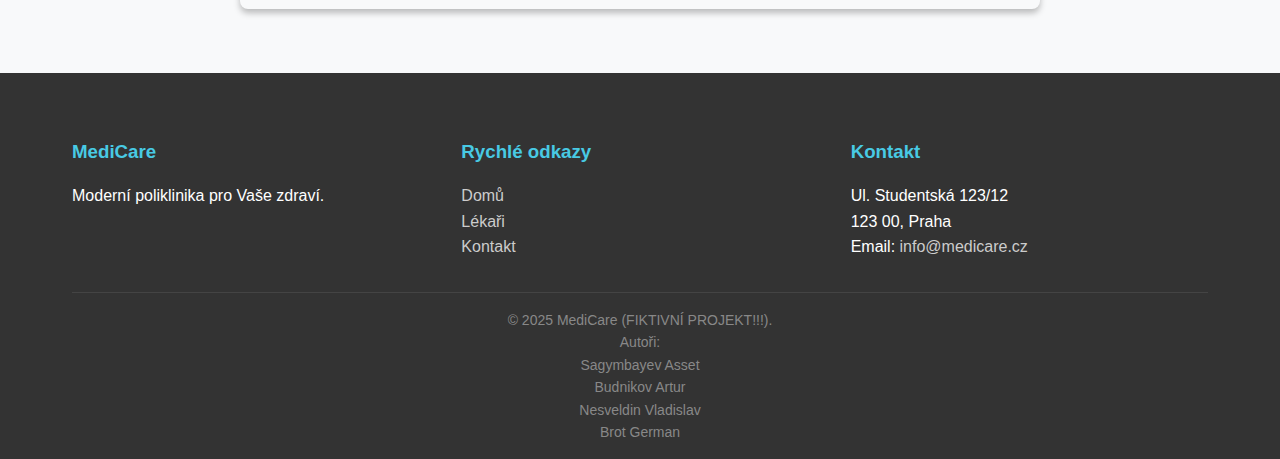
<file: Web/reservation.html>
<!DOCTYPE html>
<html lang="cs">
<head>
    <meta charset="UTF-8">
    <!-- Responsive layout didn't work without this, despite us using media queries in CSS.
         Thanks to Google Gemini for helping us to figure this thing out... -->
    <meta name="viewport" content="width=device-width, initial-scale=1.0">
    <title>MediCare - rezervace návštěvy</title>
    <link rel="stylesheet" href="style.css">
    <!-- Metadata aren't required, but this one is quite basic. -->
    <meta name="description" content="Poliklinika MediCare - rezervace návštěvy.">
</head>

<body>
    <div id="student-project-notice">
        UPOZORNĚNÍ: Toto je studentský projekt vytvořený pro vzdělávací účely.
        Nejedná se o skutečné zdravotnické zařízení.
    </div>

    <header>
        <div id="header-top">
            <!-- This may seem out of context, but some facilities
                 provide their opening hours and contact near to the top of the page.
                 It may be useful to the user. -->
            <span>Otevřeno: Po-Pá 8:00 - 18:00 | Tel.: +420 123 456 789</span>
        </div>

        <div class="container">
            <div id="nav-container">
                <a id="nav-logo" href="index.html">MediCare</a>
                <nav id="nav-main">
                    <ul>
                        <li><a href="doctors.html">Lékaři & Oddělení</a></li>
                        <li><a href="reservation.html">Rezervace</a></li>
                        <li><a href="contact.html">Kontakt</a></li>
                    </ul>
                </nav>
                <form id="search-box" method="get" action="search.html">
                    <input type="text" placeholder="Hledat...">
                    <button type="submit">
                        <!-- Everything is in pixels. -->
                        <svg width="18" height="18" viewBox="0 0 24 24">
                            <circle cx="11" cy="11" r="8"></circle>
                            <line x1="22" y1="22" x2="17" y2="17"></line>
                        </svg>
                    </button>
                </form>
            </div>
        </div>
    </header>

    <main class="container">
        <nav class="breadcrumbs">
            <ul>
                <li><a href="index.html">Domů</a></li>
                <li>Rezervace návštěvy</li>
            </ul>
        </nav>

        <section id="reservation">
            <h1>Rezervace návštěvy</h1>
            <p>
                Vyplňte prosím formulář níže pro objednání vyšetření.
                Budeme vás kontaktovat pro potvrzení termínu.
            </p>
            <!-- Using `method="post" action="#"` to "simulate"
                 sending a form with POST to the backend. -->
            <form method="post" action="#">
                <fieldset>
                    <legend>1. Výběr oddělení a termínu</legend>
                    <div class="form-group">
                        <label for="department">Oddělení *</label>
                        <select id="department" name="department" required>
                            <option value="">-- Vyberte oddělení --</option>
                            <option value="general_practitioner">Všeobecné praktické lékařství</option>
                            <option value="cardiology_and_internal_medicine">Kardiologie a interní medicína</option>
                            <option value="orthopedics_and_raumatology">Ortopedie a traumatologie</option>
                            <option value="stomatology">Stomatologie</option>
                            <option value="diagnostics">Diagnostické centrum</option>
                            <option value="gynekology">Gynekologie</option>
                            <option value="dermatology_and_esthetics">Dermatologie a estetika</option>
                            <option value="neurologie">Neurologie</option>
                        </select>
                    </div>
                    <div class="form-group">
                        <label for="doctor">Preferovaný lékař (volitelné)</label>
                        <select id="doctor" name="doctor">
                            <!-- From the DB point of view, we should've used
                                 some DB as a value instead of surname.
                                 However we, well, don't have any DB or backend at all. -->
                            <option value="">-- Kdokoliv --</option>
                            <option value="sykora">MUDr. Jakub Sýkora</option>
                            <option value="valentova">MUDr. Klára Valentová</option>
                            <option value="kral">MUDr. David Král</option>
                        </select>
                    </div>
                    <div class="form-group form-grid">
                        <div>
                            <label for="date">Preferované datum *</label>
                            <input type="date" id="date" name="date" required>
                        </div>
                        <div>
                            <label for="time">Preferovaný čas *</label>
                            <select id="time" name="time" required>
                                <option value="">-- Vyberte čas --</option>
                                <option value="morning">Dopoledne (8:00 - 12:00)</option>
                                <option value="afternoon">Odpoledne (12:00 - 16:00)</option>
                                <option value="evening">Podvečer (16:00 - 18:00)</option>
                            </select>
                        </div>
                    </div>
                </fieldset>

                <fieldset>
                    <legend>2. Osobní údaje</legend>
                    <div class="form-group form-grid">
                        <div>
                            <label for="firstname">Jméno *</label>
                            <input type="text" id="firstname" name="firstname" required>
                        </div>
                        <div>
                            <label for="lastname">Příjmení *</label>
                            <input type="text" id="lastname" name="lastname" required>
                        </div>
                    </div>
                    <div class="form-group form-grid">
                        <div>
                            <label for="birthdate">Datum narození *</label>
                            <input type="date" id="birthdate" name="birthdate" required>
                        </div>
                        <div>
                            <label for="insurance">Pojišťovna *</label>
                            <select id="insurance" name="insurance" required>
                                <option value="111">111 - VZP</option>
                                <option value="201">201 - VoZP</option>
                                <option value="205">205 - ČPZP</option>
                                <option value="207">207 - OZP</option>
                                <option value="209">209 - ZPŠ</option>
                                <option value="211">211 - ZPMV</option>
                                <option value="999">999 (fiktivní) - ostatní (nesmluvní, samoplátce)</option>
                            </select>
                        </div>
                    </div>
                    <div class="form-group">
                        <label for="email">Email *</label>
                        <input type="email" id="email" name="email" required>
                    </div>
                    <div class="form-group">
                        <label for="phone">Telefon *</label>
                        <input type="tel" id="phone" name="phone" placeholder="+420 123 456 789" required>
                    </div>
                </fieldset>

                <fieldset>
                    <legend>3. Důvod návštěvy</legend>
                    <div class="form-group">
                        <label for="reason">Popis problému *</label>
                        <textarea id="reason" name="reason" rows="4" placeholder="Stručně popište vaše zdravotní potíže..." required></textarea>
                    </div>
                    <div class="form-group">
                        <label style="display: flex; align-items: center; gap: 0.5rem; font-weight: normal;">
                            <input type="checkbox" name="consent" required style="width: auto;">
                            Souhlasím se zpracováním osobních údajů pro účely rezervace.
                        </label>
                    </div>
                </fieldset>

                <div id="reservation-button-container">
                    <button type="submit" id="cta-button">Odeslat žádost o rezervaci</button>
                </div>
            </form>
        </section>
    </main>

    <footer>
        <div class="container">
            <div id="footer-content">
                <div class="footer-column">
                    <h3>MediCare</h3>
                    <p>Moderní poliklinika pro Vaše zdraví.</p>
                </div>
                <div class="footer-column">
                    <h3>Rychlé odkazy</h3>
                    <ul>
                        <li><a href="index.html">Domů</a></li>
                        <li><a href="doctors.html">Lékaři</a></li>
                        <li><a href="contact.html">Kontakt</a></li>
                    </ul>
                </div>
                <div class="footer-column">
                    <h3>Kontakt</h3>
                    <address>
                        Ul. Studentská 123/12
                        <br>
                        123 00, Praha
                        <br>
                        Email: <a href="mailto:info@medicare.cz">info@medicare.cz</a>
                    </address>
                </div>
            </div>
            <div class="footer-bottom">
                <p>
                    &copy; 2025 MediCare (FIKTIVNÍ PROJEKT!!!).
                    <br>
                    Autoři:
                    <ul>
                        <li>Sagymbayev Asset</li>
                        <li>Budnikov Artur</li>
                        <li>Nesveldin Vladislav</li>
                        <li>Brot German</li>
                    </ul>
                </p>
            </div>
        </div>
    </footer>
</body>
</html>
</file>
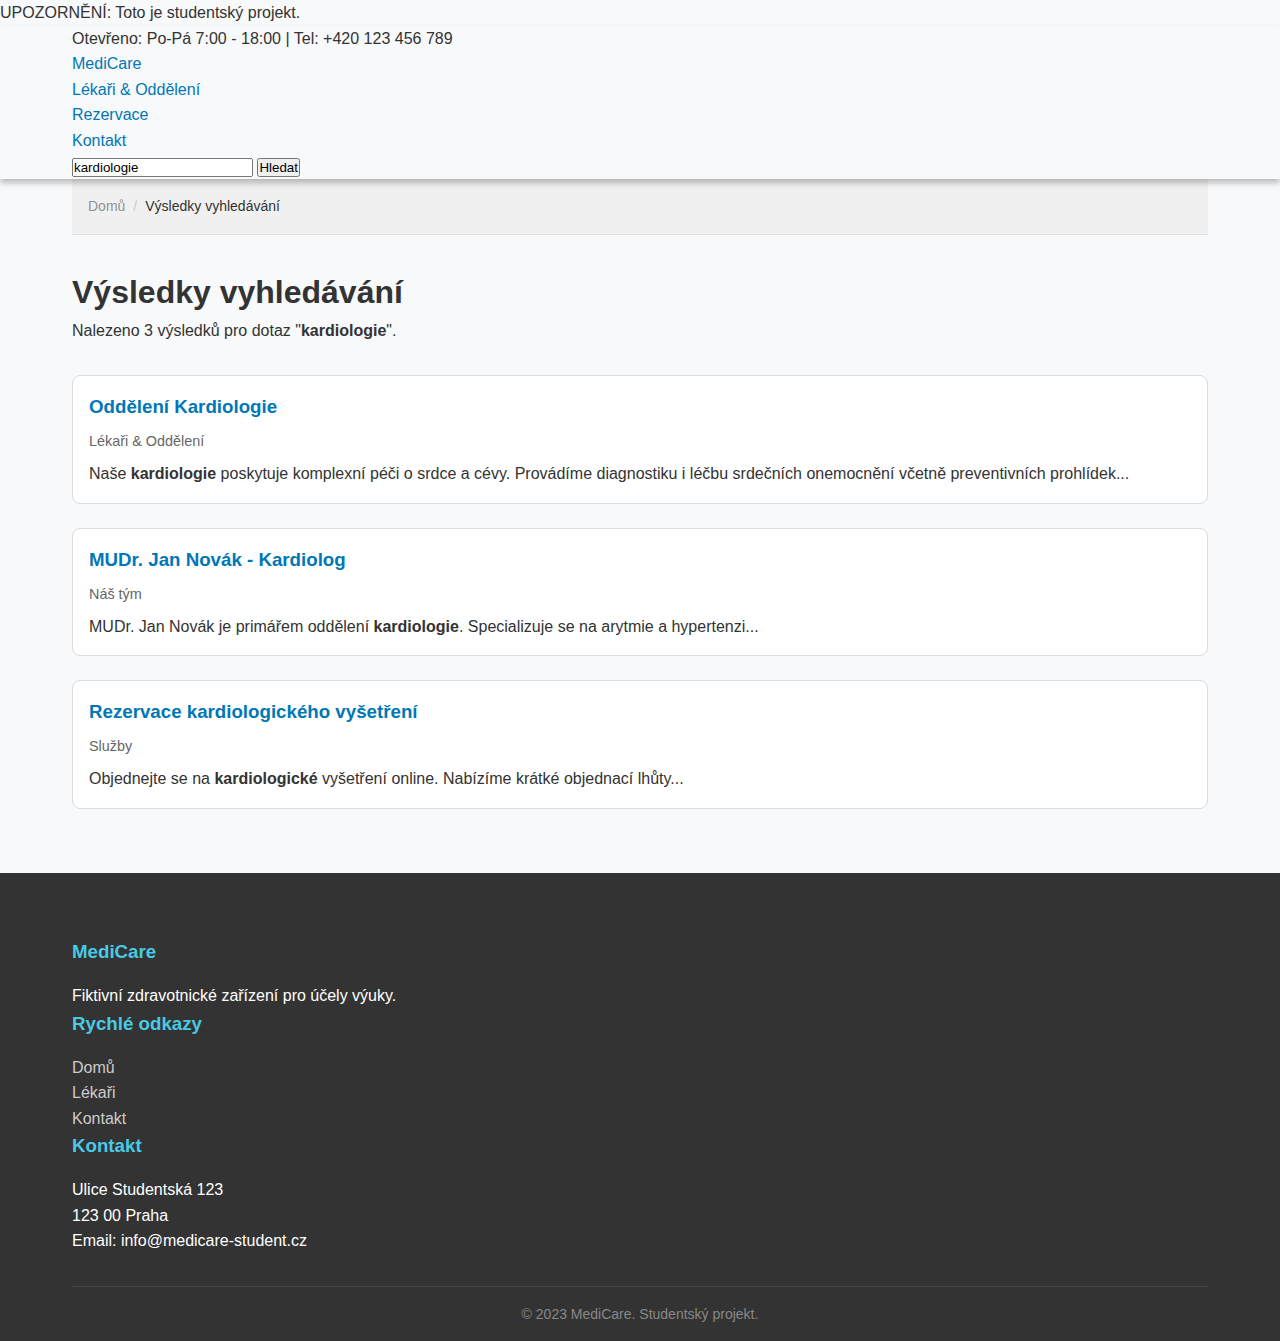
<file: Web/search.html>
<!DOCTYPE html>
<html lang="cs">
<head>
    <meta charset="UTF-8">
    <meta name="viewport" content="width=device-width, initial-scale=1.0">
    <title>Výsledky vyhledávání - MediCare</title>
    <link rel="stylesheet" href="style.css">
</head>
<body>
    <div class="student-project-notice">
        UPOZORNĚNÍ: Toto je studentský projekt.
    </div>

    <header>
        <div class="header-top">
            <div class="container">
                <span>Otevřeno: Po-Pá 7:00 - 18:00 | Tel: +420 123 456 789</span>
            </div>
        </div>
        <div class="container nav-container">
            <a href="index.html" class="logo">MediCare</a>
            <nav class="main-nav">
                <ul>
                    <li><a href="doctors.html">Lékaři & Oddělení</a></li>
                    <li><a href="reservation.html">Rezervace</a></li>
                    <li><a href="contact.html">Kontakt</a></li>
                </ul>
            </nav>
            <form action="search.html" method="get" class="search-box">
                <input type="text" name="q" placeholder="kardiologie" value="kardiologie" aria-label="Vyhledávání">
                <button type="submit">Hledat</button>
            </form>
        </div>
    </header>

    <main class="container">
        <nav aria-label="Drobečková navigace" class="breadcrumbs">
            <ul>
                <li><a href="index.html">Domů</a></li>
                <li>Výsledky vyhledávání</li>
            </ul>
        </nav>

        <h1>Výsledky vyhledávání</h1>
        <p style="margin-bottom: 2rem;">Nalezeno 3 výsledků pro dotaz "<strong>kardiologie</strong>".</p>
        
        <div class="search-results">
            
            <!-- Result 1 -->
            <article class="search-result-item">
                <h3 style="margin-bottom: 0.5rem;"><a href="doctors.html">Oddělení Kardiologie</a></h3>
                <p style="color: #666; font-size: 0.9rem; margin-bottom: 0.5rem;">Lékaři & Oddělení</p>
                <p>Naše <strong>kardiologie</strong> poskytuje komplexní péči o srdce a cévy. Provádíme diagnostiku i léčbu srdečních onemocnění včetně preventivních prohlídek...</p>
            </article>

            <!-- Result 2 -->
            <article class="search-result-item">
                <h3 style="margin-bottom: 0.5rem;"><a href="detail.html">MUDr. Jan Novák - Kardiolog</a></h3>
                <p style="color: #666; font-size: 0.9rem; margin-bottom: 0.5rem;">Náš tým</p>
                <p>MUDr. Jan Novák je primářem oddělení <strong>kardiologie</strong>. Specializuje se na arytmie a hypertenzi...</p>
            </article>

            <!-- Result 3 -->
            <article class="search-result-item">
                <h3 style="margin-bottom: 0.5rem;"><a href="reservation.html">Rezervace kardiologického vyšetření</a></h3>
                <p style="color: #666; font-size: 0.9rem; margin-bottom: 0.5rem;">Služby</p>
                <p>Objednejte se na <strong>kardiologické</strong> vyšetření online. Nabízíme krátké objednací lhůty...</p>
            </article>

        </div>
    </main>

    <footer>
        <div class="container">
            <div class="footer-content">
                <div class="footer-column">
                    <h3>MediCare</h3>
                    <p>Fiktivní zdravotnické zařízení pro účely výuky.</p>
                </div>
                <div class="footer-column">
                    <h3>Rychlé odkazy</h3>
                    <ul>
                        <li><a href="index.html" style="color: #ccc;">Domů</a></li>
                        <li><a href="doctors.html" style="color: #ccc;">Lékaři</a></li>
                        <li><a href="contact.html" style="color: #ccc;">Kontakt</a></li>
                    </ul>
                </div>
                <div class="footer-column">
                    <h3>Kontakt</h3>
                    <address style="font-style: normal;">
                        Ulice Studentská 123<br>
                        123 00 Praha<br>
                        Email: info@medicare-student.cz
                    </address>
                </div>
            </div>
            <div class="footer-bottom">
                <p>&copy; 2023 MediCare. Studentský projekt.</p>
            </div>
        </div>
    </footer>
</body>
</html>
</file>
<file: style.css>
:root {
    /* Palette */
    --color-primary: #0077b6;
    --color-primary-dark: #023e8a;
    --color-secondary: #48cae4;
    --color-accent: #90e0ef;
    --color-text-main: #333333;
    --color-text-light: #929292;
    --color-bg: #f8f9fa;
    /* Color specifically for ".cta-button" selector
     * (to tweak dark mode). */
    --color-appointment-bg: #48cae4;
    --color-white: #ffffff;
    --color-danger: #e63946;
    --color-success: #2a9d8f;

    /* Spacing */
    --spacing-xs: 0.25rem;
    --spacing-sm: 0.5rem;
    --spacing-md: 1rem;
    --spacing-lg: 2rem;
    --spacing-xl: 4rem;

    /* Typography */
    --font-main: 'Segoe UI', Tahoma, Geneva, Verdana, sans-serif;
    --font-heading: 'Helvetica Neue', Helvetica, Arial, sans-serif;
    --text-sm: 0.875rem;
    --text-base: 1rem;
    --text-lg: 1.25rem;
    --text-xl: 1.5rem;
    --text-2xl: 2rem;

    /* Borders & Shadows */
    --border-radius: 8px;
    --box-shadow: 0 4px 6px rgba(0, 0, 0, 0.1);
    --box-shadow-hover: 0 8px 12px rgba(0, 0, 0, 0.15);
}

/* Reset & Base */
* {
    box-sizing: border-box;
    margin: 0;
    padding: 0;
}

body {
    font-family: var(--font-main);
    color: var(--color-text-main);
    line-height: 1.6;
    background-color: var(--color-bg);
    display: flex;
    flex-direction: column;
    min-height: 100vh;
}

img {
    max-width: 100%;
    height: auto;
    display: block;
}

a {
    text-decoration: none;
    color: var(--color-primary);
    transition: color 0.3s ease;
}

a:hover {
    color: var(--color-primary-dark);
}

ul {
    list-style: none;
}

/* Layout Utilities */
.container {
    width: 100%;
    max-width: 1200px;
    margin: 0 auto;
    padding: 0 var(--spacing-md);
}

/* Header & Nav */
/*
body > header {
    background-color: var(--color-white);
    box-shadow: var(--box-shadow);
    top: 0;
    z-index: 1000;
}
 */

.header-top {
    background-color: var(--color-primary-dark);
    color: var(--color-white);
    padding: var(--spacing-xs) 0;
    position: sticky;
    top: 0;
    z-index: 1000;
    font-size: var(--text-sm);
    text-align: center;
}

/* Mobile First Navigation */
.nav-container {
    display: flex;
    flex-direction: column;
    gap: var(--spacing-xs);
    align-items: center;
    padding: var(--spacing-md) 0;
}

.logo {
    font-family: var(--font-heading);
    font-size: var(--text-xl);
    font-weight: 700;
    color: var(--color-primary);
}

.main-nav ul {
    display: flex;
    flex-wrap: wrap;
    gap: var(--spacing-sm);
    justify-content: center;
}

.main-nav a {
    color: var(--color-text-main);
    font-weight: 500;
    padding: 0.5rem;
    display: block;
}

.main-nav a:hover, .main-nav a.active {
    color: var(--color-primary);
}

/* Search Box (Required on all pages) */
.search-box {
    display: flex;
    gap: var(--spacing-xs);
    width: 100%;
    max-width: 400px; /* Limit width on mobile */
    transition: opacity 0.3s ease, max-height 0.3s ease;
}

/* Hide search on scroll (mobile only) */
@media (max-width: 767px) {
    body.scrolled .search-box {
        opacity: 0;
        max-height: 0;
        overflow: hidden;
        margin: 0;
        padding: 0;
    }
}

.search-box input {
    padding: var(--spacing-xs) var(--spacing-sm);
    border: 1px solid #ddd;
    border-radius: var(--border-radius);
    flex-grow: 1; /* Fill available space */
}

.search-box button {
    padding: var(--spacing-xs) var(--spacing-sm);
    background-color: var(--color-primary);
    color: var(--color-white);
    border: none;
    border-radius: var(--border-radius);
    cursor: pointer;
}

/* Hero Section */
.hero {
    background: linear-gradient(rgba(0,119,182,0.8), rgba(0,119,182,0.8)), url('https://placehold.co/1200x600/eee/333?text=Hospital+Image');
    background-size: cover;
    background-position: center;
    color: var(--color-white);
    padding: var(--spacing-xl) 0;
    text-align: center;
}

.hero h1 {
    font-size: 2.5rem;
    margin-bottom: var(--spacing-md);
}

.cta-button {
    display: inline-block;
    background-color: var(--color-appointment-bg);
    color: var(--color-white);
    padding: var(--spacing-md) var(--spacing-lg);
    border-radius: var(--border-radius);
    font-weight: bold;
    margin-top: var(--spacing-md);
}

.cta-button:hover {
    background-color: var(--color-primary);
    color: var(--color-white);
}

/* Grid Layout Requirement: Departments */
.departments-section {
    padding: var(--spacing-xl) 0;
}

.grid-container {
    display: grid;
    gap: var(--spacing-md);
    /* Mobile first: 1 column */
    grid-template-columns: 1fr;
}

.grid-item {
    background: var(--color-white);
    padding: var(--spacing-md);
    border-radius: var(--border-radius);
    box-shadow: var(--box-shadow);
    transition: transform 0.2s;
}

.grid-item:hover {
    transform: translateY(-5px);
}

/* Doctor Cards */
.doctor-card {
    flex: 1 1 300px;
    border: 1px solid #ddd;
    border-radius: var(--border-radius);
    overflow: hidden;
    display: flex;
    flex-direction: column;
    background-color: var(--color-white);
}

.doctor-card-content {
    padding: 1.5rem;
    flex-grow: 1;
}

.doctor-card-specialty {
    color: var(--color-primary);
    font-weight: bold;
    margin-bottom: 0.5rem;
}

.doctor-card-footer {
    padding: 1rem;
    background: #f9f9f9;
    border-top: 1px solid #eee;
}

.doctor-card-link {
    font-weight: bold;
}

/* Search Results */
.search-results {
    display: flex;
    flex-direction: column;
    gap: 1.5rem;
    margin-bottom: 4rem;
}

.search-result-item {
    background: var(--color-white);
    padding: var(--spacing-md);
    border: 1px solid #ddd;
    border-radius: var(--border-radius);
}

/* Footer */
footer {
    background-color: var(--color-text-main);
    color: var(--color-white);
    padding: var(--spacing-xl) 0 var(--spacing-md);
    margin-top: auto;
}

.footer-content {
    display: flex;
    flex-wrap: wrap;
    gap: var(--spacing-lg);
    justify-content: space-between;
}

.footer-column {
    flex: 1;
    min-width: 200px;
}

.footer-column h3 {
    margin-bottom: var(--spacing-md);
    color: var(--color-secondary);
}

.footer-bottom {
    margin-top: var(--spacing-lg);
    padding-top: var(--spacing-md);
    border-top: 1px solid #444;
    text-align: center;
    font-size: var(--text-sm);
    color: #888;
}

.student-project-notice {
    background-color: var(--color-danger);
    color: white;
    text-align: center;
    padding: 5px;
    font-size: 0.8rem;
    font-weight: bold;
    position: sticky;
    top: 0;
    z-index: 1001;
}

/* Detail Page Responsive Layout */
.detail-grid {
    display: grid;
    grid-template-columns: 1fr;
    gap: 2rem;
    margin-bottom: 4rem;
}

/* Form Grid Layout */
.form-grid-2 {
    display: grid;
    grid-template-columns: 1fr;
    gap: 1rem;
}

/* Table Responsive Wrapper */
.table-responsive {
    width: 100%;
    overflow-x: auto;
    -webkit-overflow-scrolling: touch;
    margin-bottom: var(--spacing-lg);
    border: 1px solid #eee;
    border-radius: var(--border-radius);
}

/* Media Queries for Desktop/Tablet */
@media (min-width: 768px) {
    .container {
        padding: 0 var(--spacing-lg); /* More padding on desktop */
    }

    .grid-container {
        /* Tablet/Desktop: Grid with multiple columns */
        grid-template-columns: repeat(4, 1fr);
        grid-template-rows: repeat(2, auto);
    }

    /* Requirement: 2 elements spanning multiple cells */
    .grid-item:nth-child(1) {
        grid-column: span 2;
        grid-row: span 2;
        background-color: var(--color-primary-light);
    }

    .grid-item:nth-child(5) {
        grid-column: span 2;
        grid-row: span 2;
        background-color: var(--color-primary-light);

    }

    .nav-container {
        flex-direction: row;
        justify-content: space-between;
    }

    .main-nav ul {
        gap: var(--spacing-md);
    }

    .search-box {
        width: auto;
    }

    .detail-grid {
        grid-template-columns: 1fr 2fr;
    }

    .form-grid-2 {
        grid-template-columns: 1fr 1fr;
    }

    /* Contact Page Layout */
    .contact-map,
    .contact-form {
        grid-column: span 4;
    }

    .contact-info,
    .opening-hours-card {
        grid-column: span 2;
    }
}

/* Accessibility & Focus */
:focus {
    outline: 3px solid var(--color-accent);
    outline-offset: 2px;
}

/* Forms */
.form-group {
    margin-bottom: var(--spacing-md);
}

.form-group label {
    display: block;
    margin-bottom: var(--spacing-xs);
    font-weight: 500;
}

.form-group input, .form-group select, .form-group textarea {
    width: 100%;
    padding: var(--spacing-md);
    border: 1px solid #ccc;
    border-radius: var(--border-radius);
}


/* Breadcrumbs */
.breadcrumbs {
    padding: var(--spacing-md);
    background-color: #f0f0f0;
    margin-bottom: var(--spacing-lg);
    border-bottom: 1px solid #e0e0e0;
}

.breadcrumbs ul {
    display: flex;
    gap: var(--spacing-sm);
    color: var(--color-text-light);
    flex-wrap: wrap;
    font-size: var(--text-sm);
}

.breadcrumbs li {
    display: flex;
    align-items: center;
}

.breadcrumbs li a {
    color: var(--color-text-light);
    text-decoration: none;
}

.breadcrumbs li a:hover {
    color: var(--color-primary);
    text-decoration: underline;
}

.breadcrumbs li::after {
    content: "/";
    margin-left: var(--spacing-sm);
    color: #ccc;
}

.breadcrumbs li:last-child {
    color: var(--color-text-main);
    font-weight: 500;
}

.breadcrumbs li:last-child::after {
    content: "";
}

/* Tables */
table {
    width: 100%;
    border-collapse: collapse;
    margin-bottom: var(--spacing-lg);
    background-color: var(--color-white);
    box-shadow: var(--box-shadow);
    border-radius: var(--border-radius);
    overflow: hidden;
}

/* Opening hours table specific styling */
.opening-hours-table {
    box-shadow: none;
    margin-bottom: 0;
}

.opening-hours-table td {
    font-size: 1rem;
    padding: 0.75rem 0.5rem !important;
}

.opening-hours-card {
    display: flex;
    flex-direction: column;
    justify-content: space-between;
}

th, td {
    padding: var(--spacing-md);
    text-align: left;
    border-bottom: 1px solid #eee;
}

th {
    background-color: var(--color-primary);
    color: var(--color-white);
    font-weight: 600;
    text-transform: uppercase;
    font-size: var(--text-sm);
    letter-spacing: 0.5px;
}

tr:last-child td {
    border-bottom: none;
}

tr:hover {
    background-color: #f8f9fa;
}

/* Custom Checkbox & Radio */
input[type="checkbox"], input[type="radio"] {
    accent-color: var(--color-primary);
    width: 1.2em;
    height: 1.2em;
    vertical-align: middle;
}

/* Alerts & Messages */
.alert {
    padding: var(--spacing-md);
    border-radius: var(--border-radius);
    margin-bottom: var(--spacing-md);
    border: 1px solid transparent;
}

.alert-info {
    background-color: #e3f2fd;
    color: #0d47a1;
    border-color: #bbdefb;
}

.alert-success {
    background-color: #e8f5e9;
    color: #1b5e20;
    border-color: #c8e6c9;
}

.alert-warning {
    background-color: #fff3e0;
    color: #e65100;
    border-color: #ffe0b2;
}

.alert-danger {
    background-color: #ffebee;
    color: #b71c1c;
    border-color: #ffcdd2;
}

#message {
    /* Force the textarea to take up the entire width and height of its container. */
    box-sizing: border-box;

    width: 100%;
    max-width: 100%;

    height: 100%;
    max-height: 100%;

    resize: vertical;
}

/* Utilities */
.text-center { text-align: center; }
.text-right { text-align: right; }
.mt-1 { margin-top: var(--spacing-md); }
.mt-2 { margin-top: var(--spacing-lg); }
.mb-1 { margin-bottom: var(--spacing-md); }
.mb-2 { margin-bottom: var(--spacing-lg); }

.d-none { display: none; }
.d-block { display: block; }

/* Animations */
@keyframes fadeIn {
    from { opacity: 0; transform: translateY(10px); }
    to { opacity: 1; transform: translateY(0); }
}

.fade-in {
    animation: fadeIn 0.5s ease-out forwards;
}


/* Dark Mode Support (Optional but good for "Modern") */
@media (prefers-color-scheme: dark) {
    :root {
        --color-text-main: #f0f0f0;
        --color-bg: #121212;
        --color-white: #e2e2e2;
        --box-shadow: 0 4px 6px rgba(0, 0, 0, 0.5);
        --color-primary: #48cae4; /* Lighter blue for dark mode */
        --color-appointment-bg: #0c1f23;
    }

    body {
        background-color: #121212;
        color: var(--color-text-main);
    }

    /* Backgrounds for cards and containers */
    .grid-item,
    article,
    body > header,
    .doctor-card,
    .search-result-item,
    table,
    .form-group input,
    .form-group select,
    .form-group textarea,
    .search-box input,
    form,
    fieldset {
        background-color: #1e1e1e !important;
        border-color: #333;
        color: var(--color-text-main);
    }

    /* Specific elements */
    .doctor-card-footer,
    tr:hover,
    .breadcrumbs {
        background-color: #252525 !important;
        border-color: #333;
    }

    /* Table row alternating colors in dark mode */
    tbody tr:nth-child(even) {
        background-color: #252525 !important;
    }

    tbody tr:nth-child(odd) {
        background-color: #1a1a1a !important;
    }

    /* Table headers */
    thead, th {
        background-color: var(--color-primary) !important;
        color: white !important;
    }

    /* Table cells */
    td {
        color: var(--color-text-main) !important;
        border-color: #333 !important;
    }

    /* Form labels */
    label, legend {
        color: var(--color-text-main) !important;
    }

    /* Form fieldset borders */
    fieldset {
        border: none !important;
    }

    legend {
        border-bottom-color: var(--color-secondary) !important;
    }

    /* Links */
    a {
        color: var(--color-secondary);
    }

    a:hover {
        color: var(--color-accent);
    }

    /* Text colors in specific contexts */
    .main-nav a {
        color: var(--color-text-main);
    }

    .main-nav a:hover, .main-nav a.active {
        color: var(--color-secondary);
    }

    .breadcrumbs li a {
        color: var(--color-text-light);
    }

    /* Images opacity to reduce glare */
    img {
        opacity: 0.9;
    }

    /* Form elements border */
    input, select, textarea, button {
        border-color: #444;
    }

    /* Select dropdown options */
    option {
        background-color: #1e1e1e;
        color: var(--color-text-main);
    }

    /* Departments section background */
    .departments-section.bg-light {
        background-color: #121212 !important;
    }

    /* Aside box */
    aside > div {
        background-color: #1e1e1e !important;
        border-left-color: var(--color-secondary) !important;
    }

    /* Footer fixes */
    footer {
        background-color: #0d0d0d !important;
        color: var(--color-text-main);
    }

    .footer-column h3 {
        color: var(--color-secondary);
    }

    .footer-column a {
        color: #aaa !important;
    }

    .footer-column a:hover {
        color: var(--color-secondary) !important;
    }

    .footer-bottom {
        color: #888;
        border-top-color: #333;
    }
}
</file>
<file: Web/style.css>
/* -------- Variables. -------- */
:root {
    /* Colors.
     * Yes, CSS does provide it's own colors, but they're ugly :( */
    --color-bg: #f8f9fa;                    /* Base background color. */
    --color-text-main: #333333;             /* Base foreground (text) color. */
    --color-text-light: #929292;            /* ".news-container-item time" and breadcrumbs-related. */
    --color-warning: #e63946;               /* "#student-project-notice". */
    --color-header-top: #023e8a;            /* "#header-top". */
    --color-white: #ffffff;                 /* For dark mode. */
    --color-primary: #0077b6;               /* "#nav-logo", "a", ... */
    --color-primary-hover: #023e8a;         /* "a:hover". */
    --color-secondary: #48cae4;             /* Primarily for footer, legend and links. */
    --color-accent: #4d8d99;                /* Focus on tab key and hovered links. */
    --color-appointment-bg: #1977aa;        /* "#cta-button". */
    --color-appointment-bg-hover: #007fc4;  /* "#cta-button:hover". */

    /* Spacing. */
    --spacing-xs: 0.25rem;
    --spacing-sm: 0.5rem;
    --spacing-md: 1rem;
    --spacing-lg: 2rem;
    --spacing-xl: 4rem;

    /* Generic font sizes.
     * Some selectors may still use their own unique values. */
    --text-sm: 0.875rem;
    --text-base: 1rem;
    --text-lg: 1.25rem;
    --text-xl: 1.5rem;
    --text-2xl: 2rem;

    /* Borders. */
    --border-radius: 8px;

    /* Shadows. */
    --box-shadow: 0 4px 6px rgba(0, 0, 0, 0.25);
    --box-shadow-hover: 0 8px 12px rgba(0, 0, 0, 0.5);

    /* Transition timings. */
    --transition-color-time: 0.3s;      /* Same for both "background-color" and "color". */
    --transition-transform-time: 0.2s;
    --transition-shadow-time: 0.2s;
}

/* -------- Sane (in terms of looks and accessbility) defaults and utils. -------- */
/* Make margins and paddings predictable by default
 * by, well, not having any at all :p */
* {
    box-sizing: border-box;
    margin: 0;
    padding: 0;
}

body {
    display: flex;
    flex-direction: column;

    /* Height may theoretically go for more than 100% of the viewport. */
    min-height: 100vh;
    line-height: 1.6;

    background-color: var(--color-bg);
    color: var(--color-text-main);
    /* Thanks to Google Gemini for suggesting some fonts. */
    font-family: 'Segoe UI', Tahoma, Geneva, Verdana, sans-serif;
}

/* Accessibility for focus, however only for keyboard (eye candy). */
:focus {
    outline: none;
}
:focus-visible {
    outline: 3px solid var(--color-accent);
    outline-offset: 2px;
    border-radius: 2px;
}

/* We almost always need more space after line breaks
 * in paragraphs, at least on mobile version. */
* p br {
    display: block;

    content: "";                    /* Required for some browsers. */
    margin-top: var(--spacing-md);
}

/* Default selector for hyperlinks.
 * Gets overridden by more important rules, e.g. "#nav-main a". */
a {
    color: var(--color-primary);
    /* Underscore is ugly. */
    text-decoration: none;

    transition: color var(--transition-color-time);
}

a:hover {
    color: var(--color-primary-dark);
}

ul {
    list-style: none;
}

img {
    display: block;

    max-width: 100%;
    height: auto;
}

textarea {
    /* Force the textarea to take up the entire width and height of its container. */
    box-sizing: border-box;

    width: 100%;
    max-width: 100%;

    height: 100%;
    max-height: 100%;

    resize: vertical;
}

/* Purely a layout container to add padding on left and right. */
.container {
    width: 100%;
    max-width: 1200px;

    /* margin: <top> <right> <bottom> <left>. */
    margin: 0 auto;
    /* Same story: padding: <top> <right> <bottom> <left>. */
    padding: 0 var(--spacing-md);
}

/* Forms. */
.form-group {
    margin-bottom: var(--spacing-md);
}

.form-group label {
    display: block;

    font-weight: 500;

    margin-bottom: var(--spacing-xs);
}

.form-group input, .form-group select, .form-group textarea {
    width: 100%;

    padding: var(--spacing-md);
    border: 1px solid #ccc;
    border-radius: var(--border-radius);
}

.form-grid {                    /* Form grid layout. */
    display: grid;
    grid-template-columns: 1fr;

    gap: 1rem;
}

/* -------- Basically header beginning. -------- */
#student-project-notice {
    background-color: var(--color-warning);
    color: white;                           /* Just white. Always. */

    text-align: center;
    font-weight: bold;
    font-size: 0.8rem;

    padding: 5px;

    position: sticky;
    top: 0px;
    z-index: 20;
}

/* Header with opening hours and telephone number, and navigation. */
body > header {
    box-shadow: var(--box-shadow);
    /* Need to explicitly specify a layer (z-index) for shadows to appear.
     * Thanks to Google Gemini for pointing this out. */
    z-index: 10;
}

#header-top {
    background-color: var(--color-header-top);
    color: var(--color-white);

    text-align: center;
    font-size: var(--text-sm);

    padding: var(--spacing-xs) 0;
}

/* -------- Row with home page, navigation menu and search field. -------- */
#nav-container {
    /* Since we'll have a 2D field of buttons, "display: flex" is the best option. */
    display: flex;
    flex-direction: column;
    align-items: center;

    gap: var(--spacing-xs);         /* Also centers a div vertically. */
    padding: var(--spacing-md) 0;
}

#nav-logo {
    color: var(--color-primary);
    font-family: 'Helvetica Neue', Helvetica, Arial, sans-serif;
    font-size: var(--text-xl);
    font-weight: 700;
}

/* "flex-wrap: wrap;" would look ugly if we had two many list nodes.
 * In this case, we could've used "flex-wrap: nowrap;" and "overflow-x: auto;".
 * Still, in our case, this looks decent. */
#nav-main ul {
    display: flex;
    flex-wrap: wrap;

    justify-content: center;
    gap: var(--spacing-sm);
}

#nav-main a {
    display: block;                 /* For padding to work. */

    color: var(--color-text-main);
    font-weight: 500;

    padding: 0.5rem;
}

#nav-main a:hover, #nav-main a.active {
    color: var(--color-primary);
}

#search-box {
    display: flex;

    gap: var(--spacing-sm);
    width: 100%;
}

#search-box input {
    flex-grow: 1;                                   /* Fill available space. */

    padding: var(--spacing-sm) var(--spacing-sm);
    border: 1px solid #ddd;
    border-radius: var(--border-radius);
}

#search-box button {
    background-color: var(--color-primary);
    /* Not used, since we don't have text in the button, only SVG.
     * See "stroke" in "#search-box button svg". */
    color: var(--color-white);

    padding: var(--spacing-sm) var(--spacing-sm);
    border: none;
    border-radius: var(--border-radius);

    /* "cursor: unset;" would also look good. */
    cursor: pointer;
}

#search-box button svg {
    /* To prevent figure's insides from being filled. */
    fill: none;

    stroke: var(--color-white);
    stroke-width: 2.5;
    stroke-linecap: round;
    stroke-linejoin: round;

    transition: transform var(--transition-transform-time);
}

#search-box button:hover svg {
    transform: scale(1.1);
}

/* -------- Hero section. -------- */
#hero {
    /* Necessary to keep ::before contained within this block. */
    position: relative;
    /* To hide parts of the image, that "overflow" the edges. */
    overflow: hidden;

    color: var(--color-white);
    text-align: center;
    text-shadow: 3px 6px 8px #000000;

    padding: var(--spacing-xl) 0;
    box-shadow: var(--box-shadow);
    z-index: 5;
}

#hero::before {
    /* "::before" pseudoelement can't exist without this thing. */
    content: "";

    position: absolute;
    top: 0;
    left: 0;
    width: 100%;
    height: 100%;

    background: url('Assets/logo.png') center/cover no-repeat;
    filter: blur(3px) brightness(0.3);
    transform: scale(1.15);
    /* Ensuring the layer goes under the text. */
    z-index: -10;
}

#hero h1 {
    font-size: var(--text-2xl);
    margin-bottom: var(--spacing-md);
}

/* "Call-to-action" button. */
#cta-button {
    /* "inline" screws the padding,
     * while "block" makes the button too thicc :( */
    display: inline-block;

    background-color: var(--color-appointment-bg);
    color: var(--color-white);
    font-weight: 600;

    border-radius: var(--border-radius);
    padding: var(--spacing-md) var(--spacing-lg);
    margin-top: var(--spacing-lg);

    transition: background-color var(--transition-color-time);
}

#cta-button:hover {
    background-color: var(--color-appointment-bg-hover);
}

/* -------- Introduction section (home page). -------- */
#introduction {
    margin: 2rem 0;
}

/* -------- Departments section (home page). -------- */
#departments {
    /* Adding some padding between introduction and departments. */
    padding: var(--spacing-xl) 0;
}

#departments h2 {
    padding-bottom: var(--spacing-sm);
}

#departments-container {
    /* On mobile devices, the grid should really look like a column flex.
     * It doesn't make much sense otherwise.
     * The "2 elements, spanning multiple cells" requirement
     * will be fulfilled on the desktop version. */
    display: grid;

    gap: var(--spacing-md);
    grid-template-columns: 1fr;
}

.departments-container-item {
    background: var(--color-white);

    border-radius: var(--border-radius);
    box-shadow: var(--box-shadow);
    padding: var(--spacing-md);

    transition:
        transform var(--transition-transform-time),
        box-shadow var(--transition-shadow-time);
}

.departments-container-item:hover {
    transform: translateY(-5px);
    box-shadow: var(--box-shadow-hover);
}

/* -------- News section (home page). -------- */
#news {
    margin-bottom: var(--spacing-xl);
}

#news h3 {
    padding-bottom: var(--spacing-sm);
}

#news-container {
    display: grid;

    gap: var(--spacing-md);
    grid-template-columns: 1fr;
}

.news-container-item {
    background-color: var(--color-white);

    padding: var(--spacing-md);
    border-left: 4px solid var(--color-primary);
    border-radius: 4px;
}

.news-container-item time {
    display: block;

    color: var(--color-text-light);
    font-weight: 600;
    font-size: var(--text-sm);

    margin-bottom: var(--spacing-xs);
}

.news-container-item h4 {
    color: var(--color-primary);

    margin-bottom: var(--spacing-xs);
}

/* -------- Footer. -------- */
footer {
    background-color: var(--color-text-main);
    color: var(--color-white);

    /* padding: <up> <left-right> <bottom>. */
    padding: var(--spacing-xl) 0 var(--spacing-md);

    /* Let's just hope the browser isn't stupid. */
    margin-top: auto;
}

#footer-content {
    display: flex;
    flex-wrap: wrap;

    gap: var(--spacing-lg);
    justify-content: space-between;
}

.footer-column {
    flex: 1;
    min-width: 200px;
}

.footer-column h3 {
    color: var(--color-secondary);

    margin-bottom: var(--spacing-md);
}

.footer-column a {
    color: #ccc;
}

.footer-column address {
    font-style: normal;
}

.footer-bottom {
    color: #888;

    text-align: center;
    font-size: var(--text-sm);

    margin-top: var(--spacing-lg);
    padding-top: var(--spacing-md);
    border-top: 1px solid #444;
}

/* -------- Breadcrumbs. -------- */
.breadcrumbs {
    background-color: #f0f0f0;

    /* Alternative, that also looks decent:
    margin-bottom: var(--spacing-sm) var(--spacing-lg) 0 0;
    border-radius: var(--border-radius);
    border-bottom: 1px solid #e0e0e0;
    padding: var(--spacing-md);
     */
    margin-bottom: var(--spacing-lg);
    border-bottom: 1px solid #e0e0e0;
    padding: var(--spacing-md);
}

.breadcrumbs ul {
    display: flex;
    flex-wrap: wrap;

    gap: var(--spacing-sm);

    color: var(--color-text-light);
    font-size: var(--text-sm);
}

.breadcrumbs li {
    display: flex;
    /* To center vertically. */
    align-items: center;
}

.breadcrumbs li a {
    color: var(--color-text-light);
}

.breadcrumbs li a:hover {
    color: var(--color-primary);
    text-decoration: underline;
}

.breadcrumbs li::after {
    content: "/";

    color: #ccc;
    margin-left: var(--spacing-sm);
}

.breadcrumbs li:last-child {
    color: var(--color-text-main);
}

.breadcrumbs li:last-child::after {
    content: "";
}

/* -------- Reservation section (reservation page). -------- */
#reservation {
    max-width: 800px;
    margin: 0 auto;
}

#reservation p {
    margin-bottom: 2rem;
}

#reservation form {
    background: var(--color-bg);

    padding: 2rem;
    margin-bottom: 4rem;
    border-radius: 8px;

    box-shadow: var(--box-shadow);
}

#reservation form fieldset {
    margin-bottom: 2rem;
    border: none;
}

#reservation form fieldset legend {
    width: 100%;

    font-size: var(--text-lg);
    font-weight: bold;

    padding-bottom: 0.5rem;
    margin-bottom: 1rem;
    border-bottom: 2px solid var(--color-secondary);
}

#reservation form #reservation-button-container {
    margin-top: 2rem;
    text-align: right;
}

/* Very specific selector, but still.
 * We highly doubt we'll use it anywhere else again. */
#reservation form #reservation-button-container button {
    font-size: 1.1rem;

    border: none;

    cursor: pointer;
}

/* -------- Media queries for desktop/tablet. -------- */
@media (min-width: 768px) {
    .container {
        padding: 0 var(--spacing-lg);   /* More padding on desktop. */
    }

    #nav-container {
        flex-direction: row;
        justify-content: space-between;
    }

    #nav-main ul {
        gap: var(--spacing-md);
    }

    #search-box {
        width: auto;
    }

    /* Logo used in the "hero" section was originally generated
     * for the mobile version and doesn't look good on the PC/desktop.
     * Well... It could look better, but it's not our fault,
     * rather it's a limitation of the image generator in Google Gemini. */
    #hero::before {
        background: url('Assets/logo_desktop.png') center/cover no-repeat;
        filter: blur(5px) brightness(0.3);
        transform: scale(1.05);
    }

    #introduction {
        /* Looks better on a PC/desktop. */
        margin: 2rem;
    }

    #introduction p br {
        /* We don't need additional margin between line breaks here. */
        margin-top: 0;
    }

    #departments-container {
        /* Tablet/Desktop: Grid with multiple columns */
        grid-template-columns: repeat(4, 1fr);
        grid-template-rows: repeat(2, auto);
    }

    /* Requirement: 2 elements spanning multiple cells */
    .departments-container-item:nth-child(1) {
        grid-column: span 2;
        grid-row: span 2;
        background-color: var(--color-primary-light);
    }

    .departments-container-item:nth-child(5) {
        grid-column: span 2;
        grid-row: span 2;
        background-color: var(--color-primary-light);
    }

    #news-container {
        grid-template-columns: repeat(3, 1fr);
    }

    .form-grid {
        grid-template-columns: 1fr 1fr;
    }

    /* ------------------------------ TODO. ------------------------------ */
    .detail-grid {
        grid-template-columns: 1fr 2fr;
    }

    /* Contact Page Layout */
    .contact-map,
    .contact-form {
        grid-column: span 4;
    }

    .contact-info,
    .opening-hours-card {
        grid-column: span 2;
    }
}

/* TODO. */
/* Doctor Cards */
.doctor-card {
    flex: 1 1 300px;
    border: 1px solid #ddd;
    border-radius: var(--border-radius);
    overflow: hidden;
    display: flex;
    flex-direction: column;
    background-color: var(--color-white);
}

.doctor-card-content {
    padding: 1.5rem;
    flex-grow: 1;
}

.doctor-card-specialty {
    color: var(--color-primary);
    font-weight: bold;
    margin-bottom: 0.5rem;
}

.doctor-card-footer {
    padding: 1rem;
    background: #f9f9f9;
    border-top: 1px solid #eee;
}

.doctor-card-link {
    font-weight: bold;
}

/* Search Results */
.search-results {
    display: flex;
    flex-direction: column;
    gap: 1.5rem;
    margin-bottom: 4rem;
}

.search-result-item {
    background: var(--color-white);
    padding: var(--spacing-md);
    border: 1px solid #ddd;
    border-radius: var(--border-radius);
}

/* Detail Page Responsive Layout */
.detail-grid {
    display: grid;
    grid-template-columns: 1fr;
    gap: 2rem;
    margin-bottom: 4rem;
}

/* Table Responsive Wrapper */
.table-responsive {
    width: 100%;
    overflow-x: auto;
    -webkit-overflow-scrolling: touch;
    margin-bottom: var(--spacing-lg);
    border: 1px solid #eee;
    border-radius: var(--border-radius);
}

/* Tables */
table {
    width: 100%;
    border-collapse: collapse;
    margin-bottom: var(--spacing-lg);
    background-color: var(--color-white);
    box-shadow: var(--box-shadow);
    border-radius: var(--border-radius);
    overflow: hidden;
}

/* Opening hours table specific styling */
.opening-hours-table {
    box-shadow: none;
    margin-bottom: 0;
}

.opening-hours-table td {
    font-size: var(--text-base);
    padding: 0.75rem 0.5rem !important;
}

.opening-hours-card {
    display: flex;
    flex-direction: column;
    justify-content: space-between;
}

th, td {
    padding: var(--spacing-md);
    text-align: left;
    border-bottom: 1px solid #eee;
}

th {
    background-color: var(--color-primary);
    color: var(--color-white);
    font-weight: 600;
    text-transform: uppercase;
    font-size: var(--text-sm);
    letter-spacing: 0.5px;
}

tr:last-child td {
    border-bottom: none;
}

tr:hover {
    background-color: #f8f9fa;
}

/* Custom Checkbox & Radio */
input[type="checkbox"], input[type="radio"] {
    accent-color: var(--color-primary);
    width: 1.2em;
    height: 1.2em;
    vertical-align: middle;
}

/* Alerts & Messages */
.alert {
    padding: var(--spacing-md);
    border-radius: var(--border-radius);
    margin-bottom: var(--spacing-md);
    border: 1px solid transparent;
}

.alert-info {
    background-color: #e3f2fd;
    color: #0d47a1;
    border-color: #bbdefb;
}

.alert-success {
    background-color: #e8f5e9;
    color: #1b5e20;
    border-color: #c8e6c9;
}

.alert-warning {
    background-color: #fff3e0;
    color: #e65100;
    border-color: #ffe0b2;
}

.alert-danger {
    background-color: #ffebee;
    color: #b71c1c;
    border-color: #ffcdd2;
}

/* Utilities */
.text-center { text-align: center; }
.text-right { text-align: right; }
.mt-1 { margin-top: var(--spacing-md); }
.mt-2 { margin-top: var(--spacing-lg); }
.mb-1 { margin-bottom: var(--spacing-md); }
.mb-2 { margin-bottom: var(--spacing-lg); }

.d-none { display: none; }
.d-block { display: block; }

/* Animations */
@keyframes fadeIn {
    from { opacity: 0; transform: translateY(10px); }
    to { opacity: 1; transform: translateY(0); }
}

.fade-in {
    animation: fadeIn 0.5s ease-out forwards;
}

/* Dark mode settings. */
@media (prefers-color-scheme: dark) {
    :root {
        /* Colors. */
        --color-bg: #121212;
        --color-bg-alt: #1e1e1e;
        --color-text-main: #f0f0f0;
        --color-white: #e2e2e2;
        --color-primary: #44b7cf;   /* Lighter blue for dark mode. */
        --color-button: #2a2a2a;    /* "#search-box button". */
    }

    body {
        background-color: var(--color-bg);
        color: var(--color-text-main);
    }

    #search-box button {
        background-color: var(--color-button);
    }

    /* Backgrounds for cards and containers */
    .departments-container-item,
    article,
    body > header,
    .doctor-card,
    .search-result-item,
    table,
    .form-group input,
    .form-group select,
    .form-group textarea,
    #search-box input,
    form,
    fieldset {
        background-color: #1e1e1e !important;
        border-color: #333;
        color: var(--color-text-main);
    }

    /* Specific elements */
    .doctor-card-footer,
    tr:hover,
    .breadcrumbs {
        background-color: #252525 !important;
        border-color: #333;
    }

    /* Table row alternating colors in dark mode */
    tbody tr:nth-child(even) {
        background-color: #252525 !important;
    }

    tbody tr:nth-child(odd) {
        background-color: #1a1a1a !important;
    }

    /* Table headers */
    thead, th {
        background-color: var(--color-primary) !important;
        color: white !important;
    }

    /* Table cells */
    td {
        color: var(--color-text-main) !important;
        border-color: #333 !important;
    }

    /* Form labels */
    label, legend {
        color: var(--color-text-main) !important;
    }

    /* Form fieldset borders */
    fieldset {
        border: none !important;
    }

    legend {
        border-bottom-color: var(--color-secondary) !important;
    }

    /* Links */
    a {
        color: var(--color-secondary);
    }

    a:hover {
        color: var(--color-accent);
    }

    /* Text colors in specific contexts */
    #nav-main a {
        color: var(--color-text-main);
    }

    #nav-main a:hover, #nav-main a.active {
        color: var(--color-secondary);
    }

    .breadcrumbs li a {
        color: var(--color-text-light);
    }

    /* Images opacity to reduce glare */
    img {
        opacity: 0.9;
    }

    /* Form elements border */
    input, select, textarea, button {
        border-color: #444;
    }

    /* Select dropdown options */
    option {
        background-color: #1e1e1e;
        color: var(--color-text-main);
    }

    /* Aside box */
    aside > div {
        background-color: #1e1e1e !important;
        border-left-color: var(--color-secondary) !important;
    }

    /* Footer fixes */
    footer {
        background-color: #0d0d0d !important;
        color: var(--color-text-main);
    }

    .footer-column h3 {
        color: var(--color-secondary);
    }

    .footer-column a {
        color: #aaa !important;
    }

    .footer-column a:hover {
        color: var(--color-secondary) !important;
    }

    .footer-bottom {
        color: #888;
        border-top-color: #333;
    }
}
</file>
